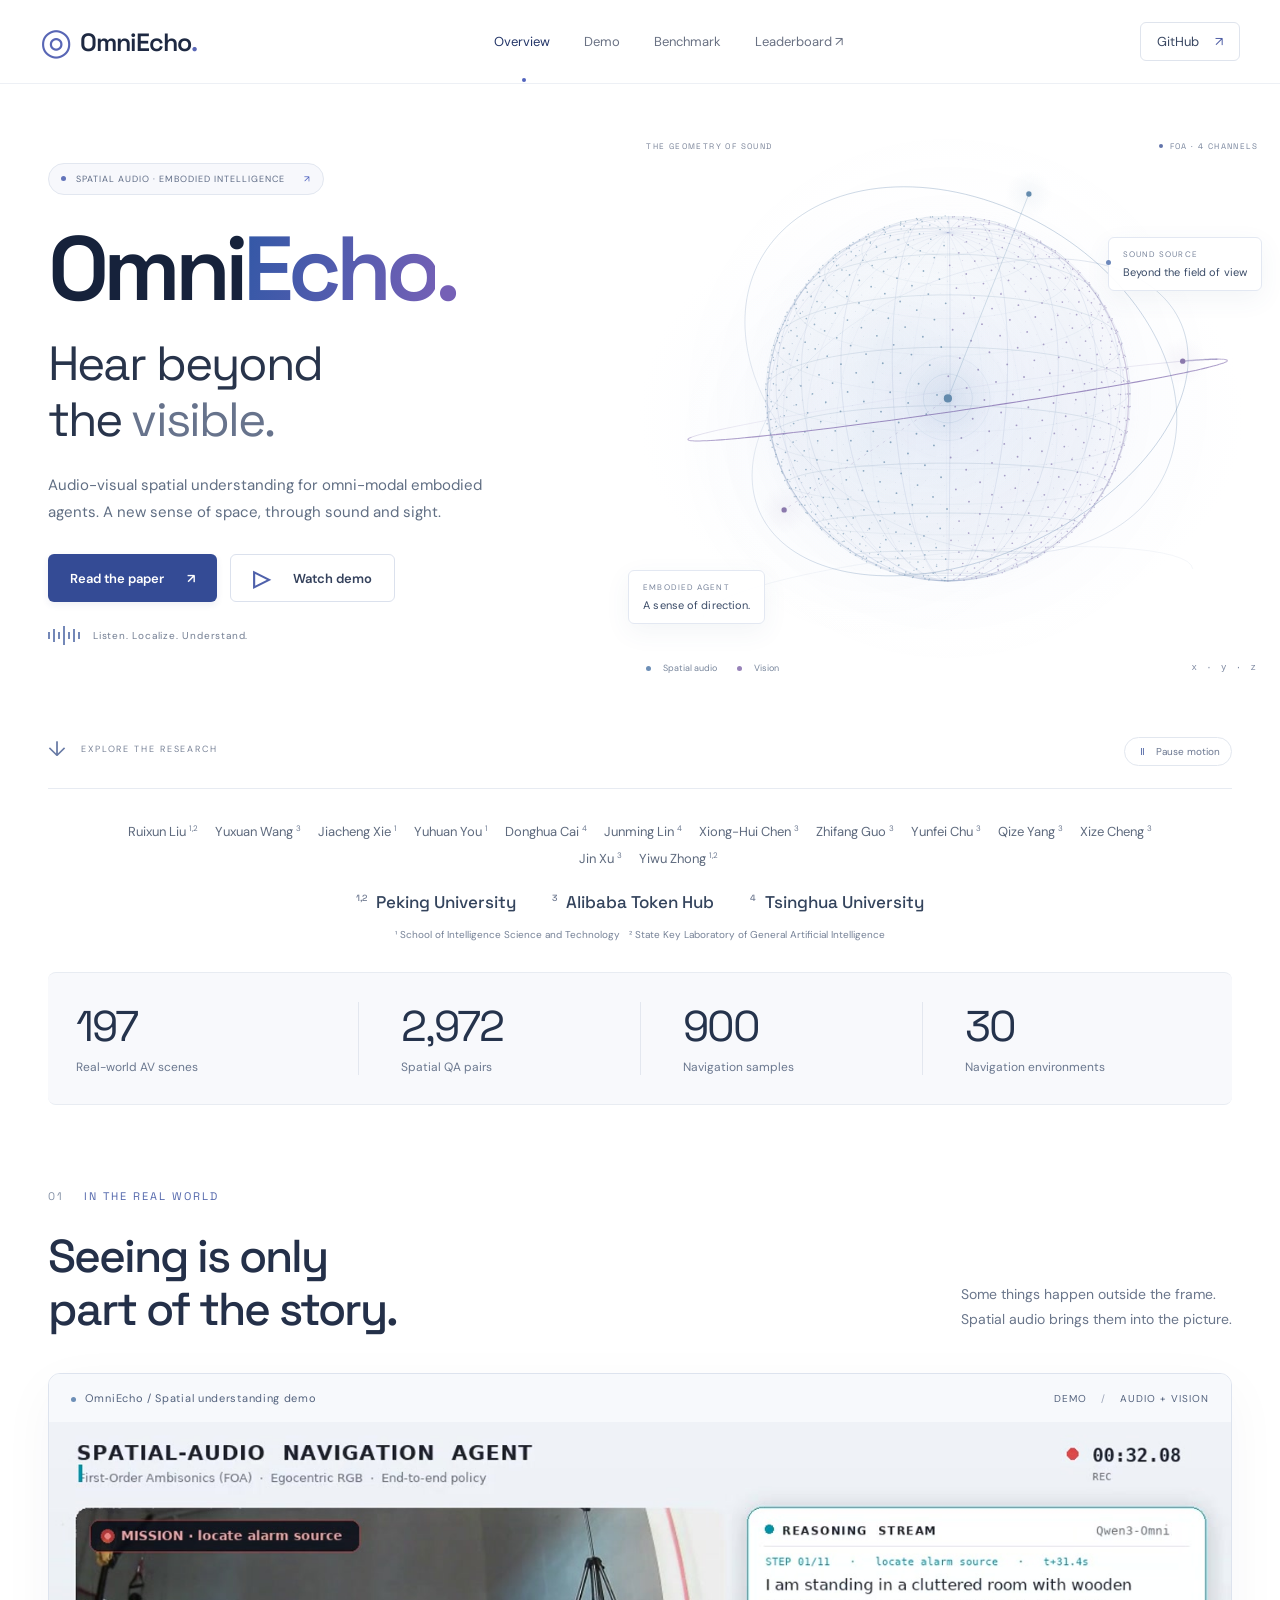
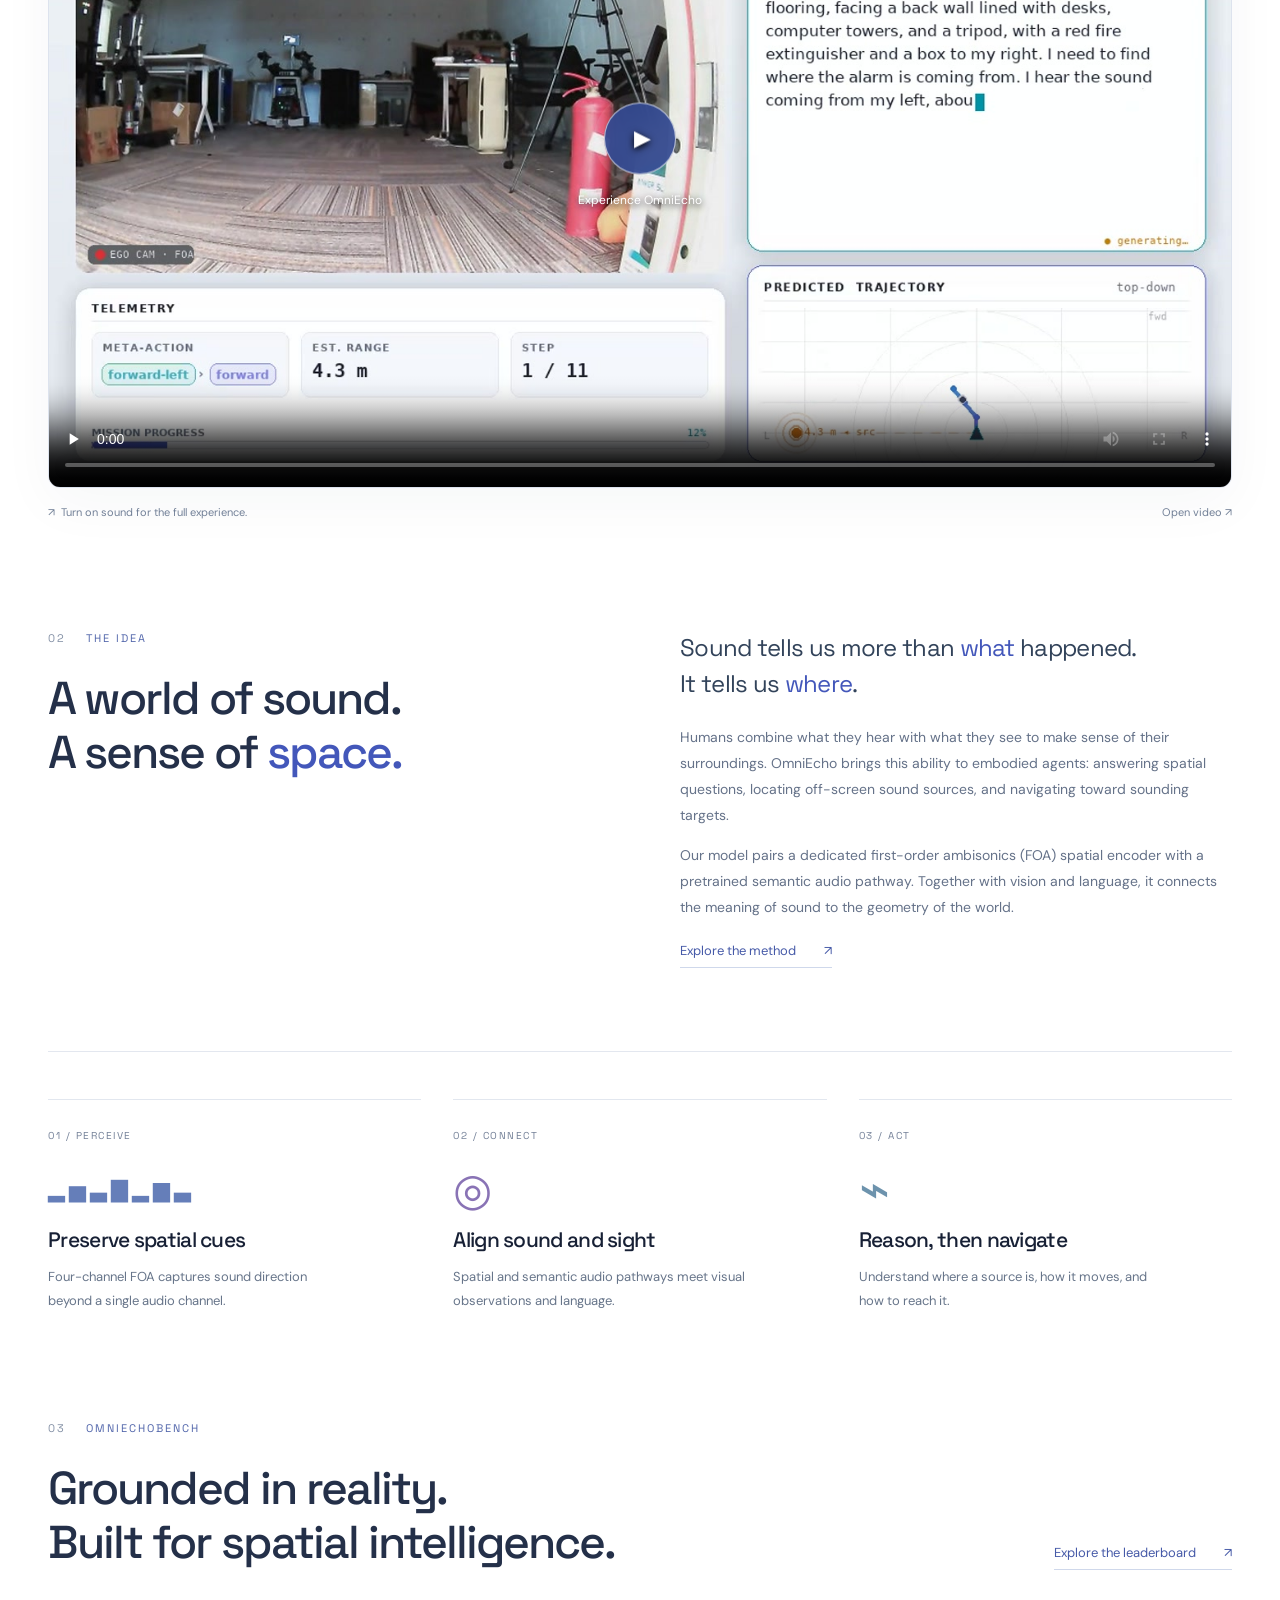
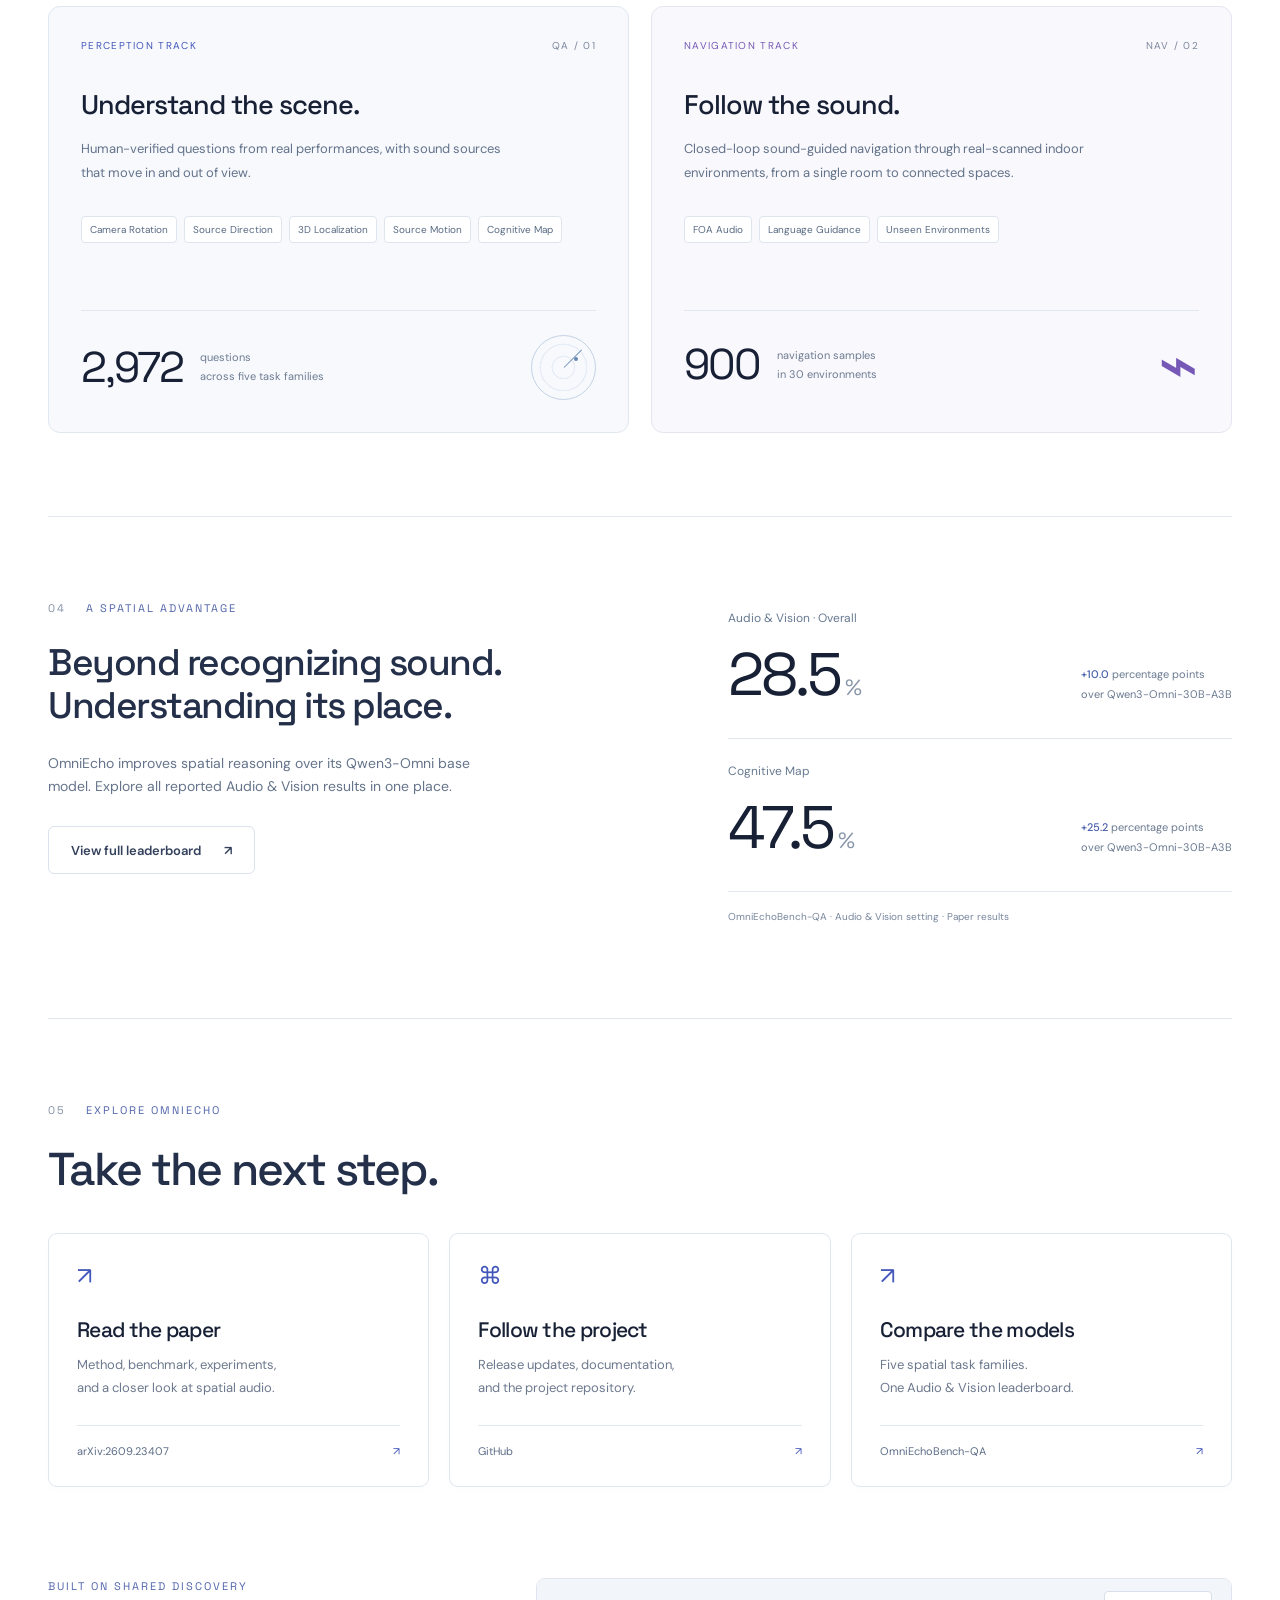
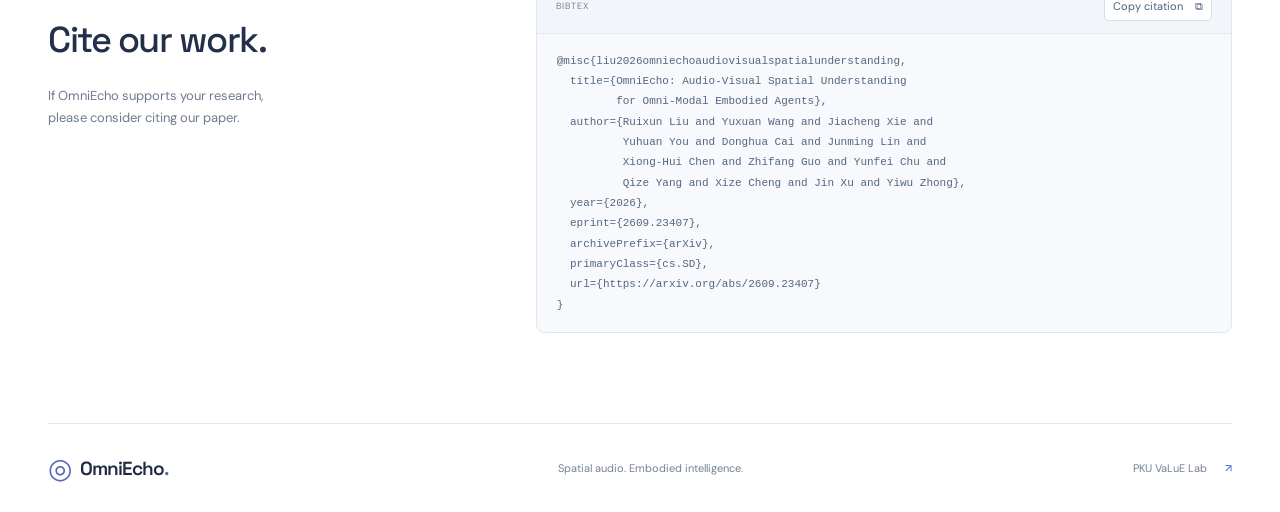
<file: docs/index.html>
<!doctype html>
<html lang="en">
<head>
  <meta charset="utf-8"><meta name="viewport" content="width=device-width, initial-scale=1">
  <title>OmniEcho — Spatial Audio Understanding</title>
  <meta name="description" content="Hear beyond the visible. OmniEcho brings spatial audio understanding to embodied agents with first-order ambisonics, vision, and language.">
  <meta name="theme-color" content="#ffffff">
  <meta property="og:title" content="OmniEcho — Hear beyond the visible."><meta property="og:description" content="Spatial audio understanding for embodied agents. Explore the research, demo, and OmniEchoBench leaderboard."><meta property="og:type" content="website">
  <meta property="og:image" content="https://pku-value-lab.github.io/OmniEcho/assets/social-card.png">
  <link rel="canonical" href="https://pku-value-lab.github.io/OmniEcho/">
  <link rel="icon" type="image/svg+xml" href="assets/favicon.svg">
  <link rel="stylesheet" href="assets/fonts.css"><link rel="stylesheet" href="assets/style.css"><link rel="stylesheet" href="assets/light.css">
  <script src="assets/cosmic.js" defer></script><script src="assets/site.js" defer></script>
</head>
<body>
  <a class="skip-link" href="#main">Skip to content</a>

  <header class="site-header"><div class="nav-wrap">
    <a class="brand" href="./" aria-label="OmniEcho home"><span class="brand-mark" aria-hidden="true">◎</span> OmniEcho<span class="brand-dot">.</span></a>
    <nav aria-label="Main navigation"><a class="nav-active" href="./" aria-current="page">Overview</a><a href="#demo">Demo</a><a href="#benchmark">Benchmark</a><a href="leaderboard/">Leaderboard <span aria-hidden="true">↗</span></a></nav>
    <a class="nav-github" href="https://github.com/PKU-VaLuE-Lab/OmniEcho" target="_blank" rel="noopener noreferrer">GitHub <span aria-hidden="true">↗</span></a>
  </div></header>
  <main id="main">
    <section class="hero container" aria-labelledby="hero-title">
      <div class="hero-copy">
        <a class="research-pill" href="https://arxiv.org/abs/2609.23407" target="_blank" rel="noopener noreferrer"><span class="status-dot"></span> SPATIAL AUDIO · EMBODIED INTELLIGENCE <span aria-hidden="true">↗</span></a>
        <h1 id="hero-title">Omni<span class="gradient-word">Echo</span><span class="title-period">.</span></h1>
        <p class="hero-statement">Hear beyond<br>the <span>visible.</span></p>
        <p class="hero-description">Audio-visual spatial understanding for omni-modal embodied agents. A new sense of space, through sound and sight.</p>
        <div class="hero-actions"><a class="button primary" href="https://arxiv.org/abs/2609.23407" target="_blank" rel="noopener noreferrer">Read the paper <span aria-hidden="true">↗</span></a><a class="button secondary" href="#demo"><span class="play-small" aria-hidden="true">▷</span> Watch demo</a></div>
        <div class="hero-bottom"><span class="mini-wave" aria-hidden="true"><i></i><i></i><i></i><i></i><i></i><i></i><i></i></span><span>Listen. Localize. Understand.</span></div>
      </div>
      <div class="spatial-scene" role="img" aria-label="An artistic visualization of a spatial sound field, with orbiting sound sources around a listening agent">
        <div class="scene-top"><span>THE GEOMETRY OF SOUND</span><span class="scene-signal"><i></i> FOA · 4 CHANNELS</span></div>
        <canvas id="spatial-orb" aria-hidden="true"></canvas>
        <div class="scene-label label-source"><span class="label-dot"></span><small>SOUND SOURCE</small><strong>Beyond the field of view</strong></div>
        <div class="scene-label label-listener"><small>EMBODIED AGENT</small><strong>A sense of direction.</strong></div>
        <div class="scene-bottom"><span><i class="legend-dot teal"></i> Spatial audio</span><span><i class="legend-dot lilac"></i> Vision</span><span class="scene-coordinate">x · y · z</span></div>
      </div>
      <a class="scroll-cue" href="#research"><span aria-hidden="true">↓</span> EXPLORE THE RESEARCH</a>
      <button class="motion-control" type="button" aria-pressed="false" aria-label="Pause decorative animation" hidden><span class="motion-icon" aria-hidden="true">Ⅱ</span><span class="motion-label">Pause motion</span></button>
    </section>

    <section id="research" class="research-meta container" aria-label="Research team">
      <p class="authors">Ruixun Liu<sup>1,2</sup><span>Yuxuan Wang<sup>3</sup></span><span>Jiacheng Xie<sup>1</sup></span><span>Yuhuan You<sup>1</sup></span><span>Donghua Cai<sup>4</sup></span><span>Junming Lin<sup>4</sup></span><span>Xiong-Hui Chen<sup>3</sup></span><span>Zhifang Guo<sup>3</sup></span><span>Yunfei Chu<sup>3</sup></span><span>Qize Yang<sup>3</sup></span><span>Xize Cheng<sup>3</sup></span><span>Jin Xu<sup>3</sup></span><span>Yiwu Zhong<sup>1,2</sup></span></p>
      <div class="affiliations"><span><sup>1,2</sup> Peking University</span><span><sup>3</sup> Alibaba Token Hub</span><span><sup>4</sup> Tsinghua University</span></div>
      <p class="affiliation-detail">¹ School of Intelligence Science and Technology &nbsp; ² State Key Laboratory of General Artificial Intelligence</p>
    </section>

    <section class="stats-strip container" aria-label="Benchmark at a glance"><div><strong>197</strong><span>Real-world AV scenes</span></div><div><strong>2,972</strong><span>Spatial QA pairs</span></div><div><strong>900</strong><span>Navigation samples</span></div><div><strong>30</strong><span>Navigation environments</span></div></section>

    <section id="demo" class="section container demo-section">
      <div class="section-heading"><div><p class="eyebrow"><span>01</span> IN THE REAL WORLD</p><h2>Seeing is only<br>part of the story.</h2></div><p>Some things happen outside the frame.<br>Spatial audio brings them into the picture.</p></div>
      <div class="video-shell"><div class="video-topbar"><span><i class="legend-dot teal"></i> OmniEcho / Spatial understanding demo</span><span>DEMO <span class="divider">/</span> AUDIO + VISION</span></div>
        <div class="video-frame"><video id="demo-video" controls playsinline preload="none" poster="assets/media/demo-poster.jpg" aria-label="OmniEcho spatial audio-visual demonstration"><source src="https://cdn-uploads.huggingface.co/production/uploads/66cd4cb53f233bf2c7953c12/P395iT-mTRonbT96yxafl.mp4" type="video/mp4">Your browser does not support this video. <a href="https://cdn-uploads.huggingface.co/production/uploads/66cd4cb53f233bf2c7953c12/P395iT-mTRonbT96yxafl.mp4" target="_blank" rel="noopener noreferrer">Open the demo</a>.</video><button class="video-play" id="video-play" aria-label="Play the OmniEcho demo"><span aria-hidden="true">▶</span><span>Experience OmniEcho</span></button></div>
      </div>
      <div class="video-caption"><span>↗&nbsp; Turn on sound for the full experience.</span><a href="https://cdn-uploads.huggingface.co/production/uploads/66cd4cb53f233bf2c7953c12/P395iT-mTRonbT96yxafl.mp4" target="_blank" rel="noopener noreferrer">Open video ↗</a></div>
    </section>

    <section class="section container introduction"><div><p class="eyebrow"><span>02</span> THE IDEA</p><h2>A world of sound.<br>A sense of <em>space.</em></h2></div><div class="intro-copy"><p class="large-copy">Sound tells us more than <span>what</span> happened.<br>It tells us <span>where</span>.</p><p>Humans combine what they hear with what they see to make sense of their surroundings. OmniEcho brings this ability to embodied agents: answering spatial questions, locating off-screen sound sources, and navigating toward sounding targets.</p><p>Our model pairs a dedicated first-order ambisonics (FOA) spatial encoder with a pretrained semantic audio pathway. Together with vision and language, it connects the meaning of sound to the geometry of the world.</p><a class="text-link" href="https://arxiv.org/html/2609.23407v1" target="_blank" rel="noopener noreferrer">Explore the method <span aria-hidden="true">↗</span></a></div></section>

    <section class="method-strip container" aria-label="OmniEcho approach"><div class="method-step"><span class="method-number">01 / PERCEIVE</span><div class="method-icon wave-icon" aria-hidden="true">▂▅▃▇▂▆▃</div><h3>Preserve spatial cues</h3><p>Four-channel FOA captures sound direction beyond a single audio channel.</p></div><div class="method-step"><span class="method-number">02 / CONNECT</span><div class="method-icon orbit-icon" aria-hidden="true">◎</div><h3>Align sound and sight</h3><p>Spatial and semantic audio pathways meet visual observations and language.</p></div><div class="method-step"><span class="method-number">03 / ACT</span><div class="method-icon route-icon" aria-hidden="true">⌁</div><h3>Reason, then navigate</h3><p>Understand where a source is, how it moves, and how to reach it.</p></div></section>

    <section id="benchmark" class="section container"><div class="section-heading"><div><p class="eyebrow"><span>03</span> OMNIECHOBENCH</p><h2>Grounded in reality.<br>Built for spatial intelligence.</h2></div><a class="text-link" href="leaderboard/">Explore the leaderboard <span aria-hidden="true">↗</span></a></div>
      <div class="benchmark-grid"><article class="benchmark-card qa-card"><div class="card-top"><span class="track-label">PERCEPTION TRACK</span><span class="track-code">QA / 01</span></div><h3>Understand the scene.</h3><p>Human-verified questions from real performances, with sound sources that move in and out of view.</p><div class="task-tags"><span>Camera Rotation</span><span>Source Direction</span><span>3D Localization</span><span>Source Motion</span><span>Cognitive Map</span></div><div class="card-stat"><strong>2,972</strong><span>questions<br>across five task families</span><div class="mini-radar" aria-hidden="true"><i></i></div></div></article>
      <article class="benchmark-card nav-card"><div class="card-top"><span class="track-label">NAVIGATION TRACK</span><span class="track-code">NAV / 02</span></div><h3>Follow the sound.</h3><p>Closed-loop sound-guided navigation through real-scanned indoor environments, from a single room to connected spaces.</p><div class="task-tags"><span>FOA Audio</span><span>Language Guidance</span><span>Unseen Environments</span></div><div class="card-stat"><strong>900</strong><span>navigation samples<br>in 30 environments</span><div class="mini-route" aria-hidden="true">⌁</div></div></article></div>
    </section>

    <section class="section container results-section"><div class="results-intro"><p class="eyebrow"><span>04</span> A SPATIAL ADVANTAGE</p><h2>Beyond recognizing sound.<br>Understanding its place.</h2><p>OmniEcho improves spatial reasoning over its Qwen3-Omni base model. Explore all reported Audio & Vision results in one place.</p><a class="button secondary" href="leaderboard/">View full leaderboard <span aria-hidden="true">↗</span></a></div><div class="result-metrics"><div class="result-row"><div><span>Audio & Vision · Overall</span><strong>28.5<small>%</small></strong></div><p><b>+10.0</b> percentage points<br>over Qwen3-Omni-30B-A3B</p></div><div class="result-row"><div><span>Cognitive Map</span><strong>47.5<small>%</small></strong></div><p><b>+25.2</b> percentage points<br>over Qwen3-Omni-30B-A3B</p></div><p class="metric-footnote">OmniEchoBench-QA · Audio & Vision setting · Paper results</p></div></section>

    <section class="section container resources-section"><div class="section-heading"><div><p class="eyebrow"><span>05</span> EXPLORE OMNIECHO</p><h2>Take the next step.</h2></div></div><div class="resource-grid"><a class="resource-card" href="https://arxiv.org/abs/2609.23407" target="_blank" rel="noopener noreferrer"><span class="resource-icon">↗</span><h3>Read the paper</h3><p>Method, benchmark, experiments,<br>and a closer look at spatial audio.</p><span class="resource-footer">arXiv:2609.23407 <span>↗</span></span></a><a class="resource-card" href="https://github.com/PKU-VaLuE-Lab/OmniEcho" target="_blank" rel="noopener noreferrer"><span class="resource-icon">⌘</span><h3>Follow the project</h3><p>Release updates, documentation,<br>and the project repository.</p><span class="resource-footer">GitHub <span>↗</span></span></a><a class="resource-card" href="leaderboard/"><span class="resource-icon">↗</span><h3>Compare the models</h3><p>Five spatial task families.<br>One Audio & Vision leaderboard.</p><span class="resource-footer">OmniEchoBench-QA <span>↗</span></span></a></div></section>

    <section id="citation" class="container citation-section"><div><p class="eyebrow">BUILT ON SHARED DISCOVERY</p><h2>Cite our work.</h2><p>If OmniEcho supports your research,<br>please consider citing our paper.</p></div><div class="citation-box"><div><span>BIBTEX</span><button id="copy-citation" type="button">Copy citation <span aria-hidden="true">⧉</span></button></div><pre id="citation-text">@misc{liu2026omniechoaudiovisualspatialunderstanding,
  title={OmniEcho: Audio-Visual Spatial Understanding
         for Omni-Modal Embodied Agents},
  author={Ruixun Liu and Yuxuan Wang and Jiacheng Xie and
          Yuhuan You and Donghua Cai and Junming Lin and
          Xiong-Hui Chen and Zhifang Guo and Yunfei Chu and
          Qize Yang and Xize Cheng and Jin Xu and Yiwu Zhong},
  year={2026},
  eprint={2609.23407},
  archivePrefix={arXiv},
  primaryClass={cs.SD},
  url={https://arxiv.org/abs/2609.23407}
}</pre><span id="copy-status" class="sr-only" role="status"></span></div></section>
  </main>
  <footer class="site-footer container"><a class="brand" href="./"><span class="brand-mark" aria-hidden="true">◎</span> OmniEcho<span class="brand-dot">.</span></a><span>Spatial audio. Embodied intelligence.</span><a href="https://github.com/PKU-VaLuE-Lab" target="_blank" rel="noopener noreferrer">PKU VaLuE Lab <span aria-hidden="true">↗</span></a></footer>
</body>
</html>
</file>
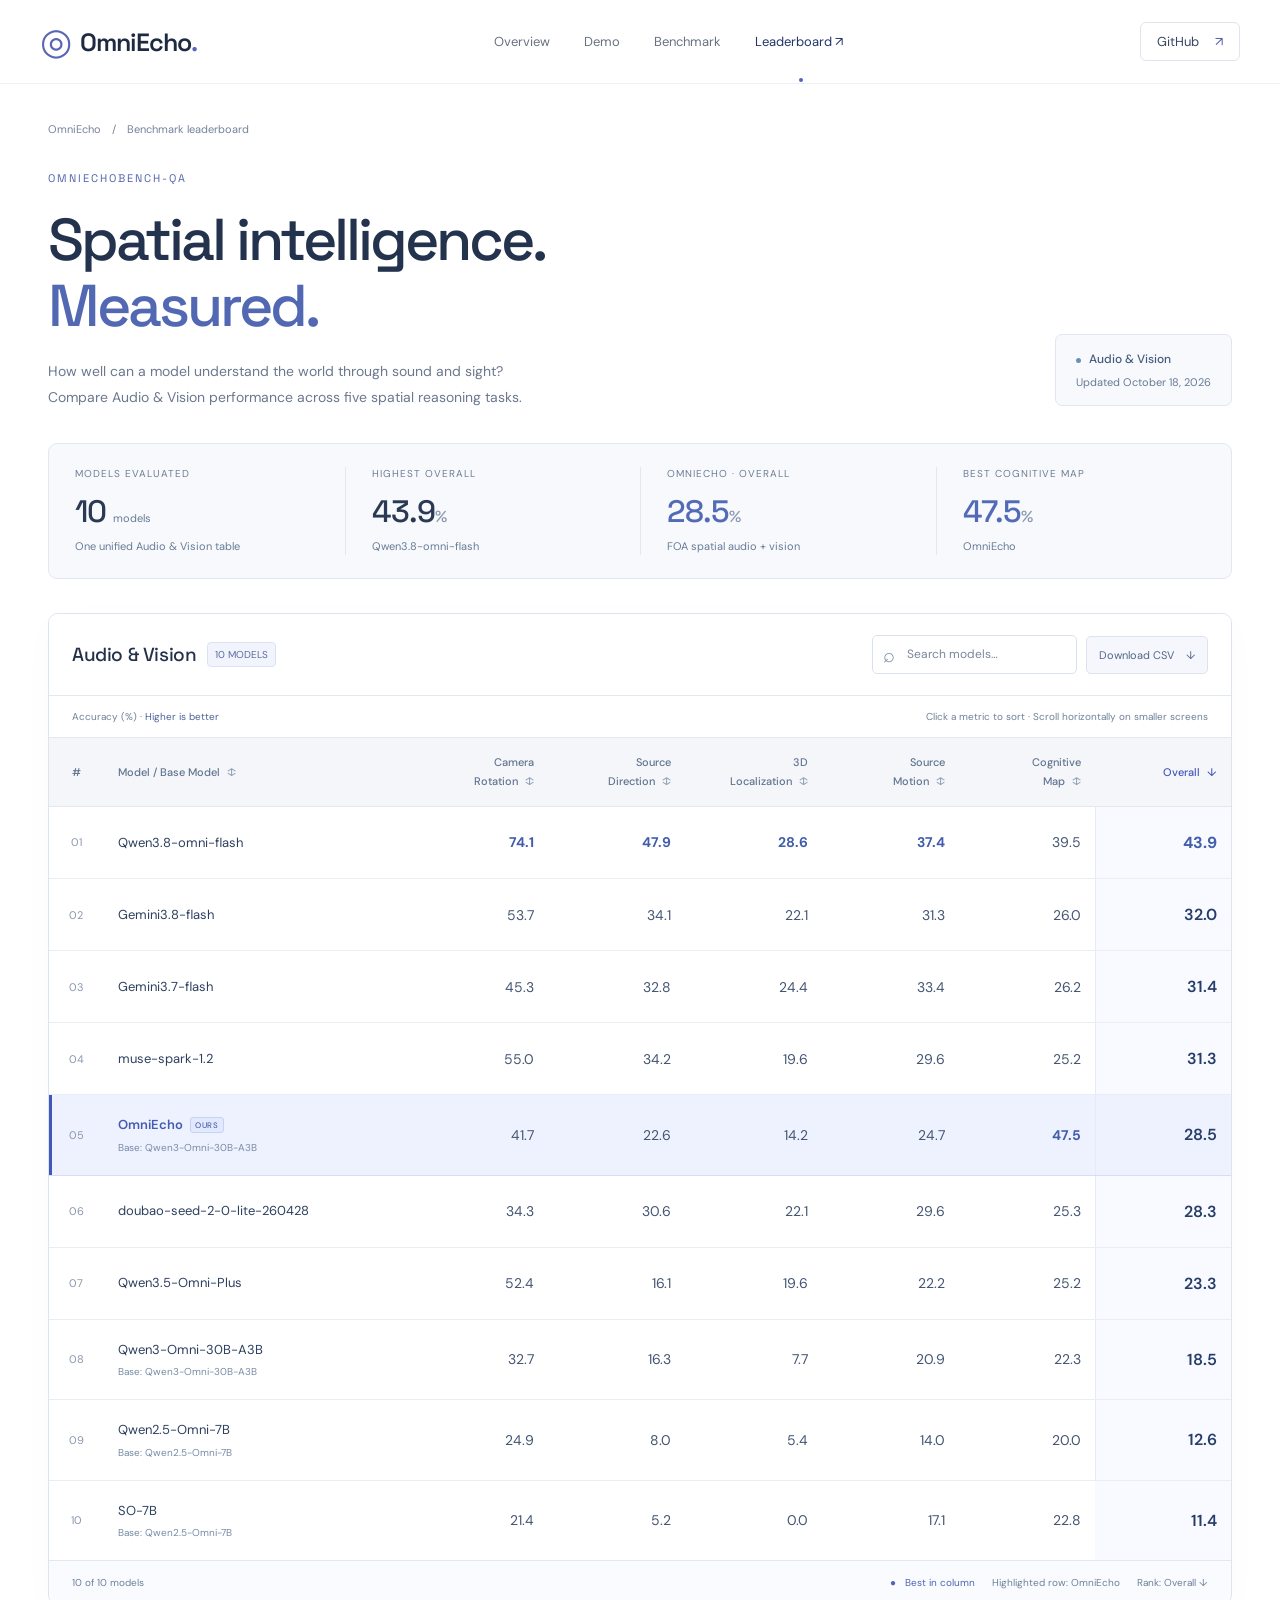
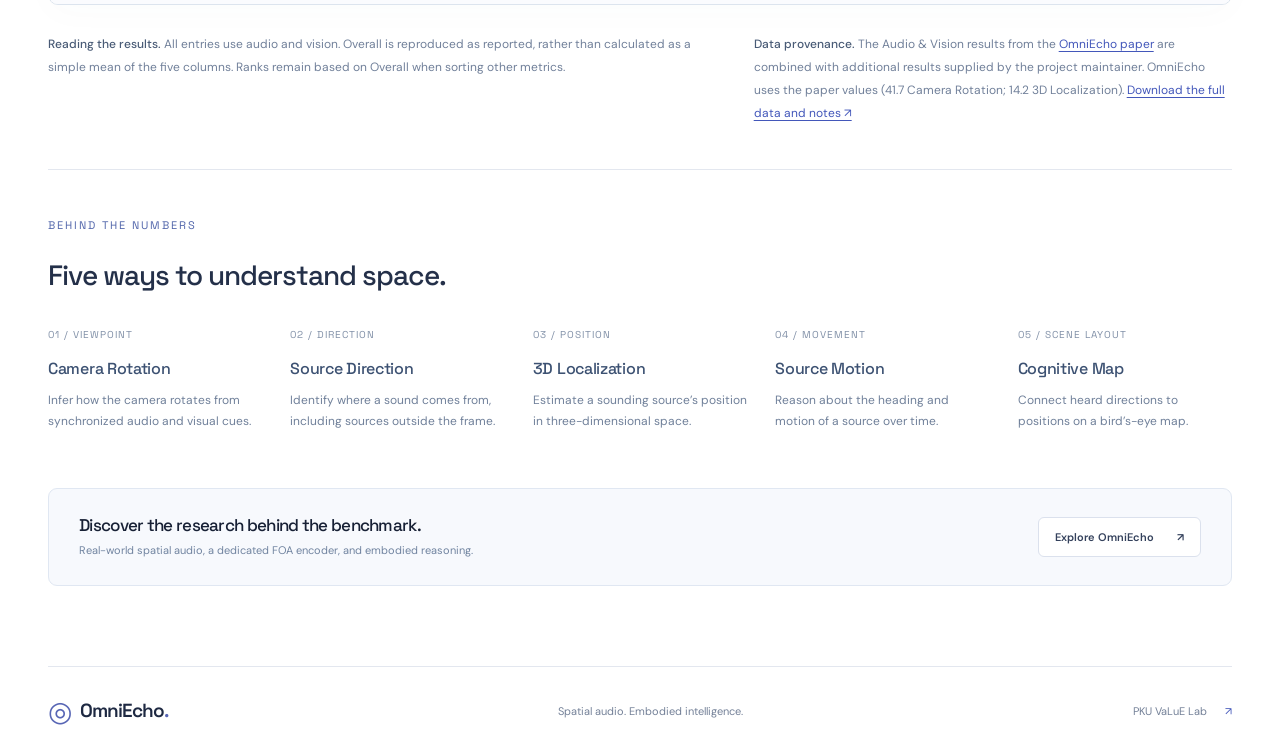
<file: docs/leaderboard/index.html>
<!doctype html>
<html lang="en">
<head>
<meta charset="utf-8"><meta name="viewport" content="width=device-width, initial-scale=1">
<title>Leaderboard — OmniEchoBench</title>
<meta name="description" content="Compare 10 models on OmniEchoBench-QA. Explore Audio & Vision results across camera rotation, source direction, 3D localization, source motion, and cognitive map.">
<meta name="theme-color" content="#ffffff"><meta property="og:title" content="OmniEchoBench — Audio & Vision Leaderboard"><meta property="og:type" content="website"><meta property="og:image" content="https://pku-value-lab.github.io/OmniEcho/assets/social-card.png">
<link rel="canonical" href="https://pku-value-lab.github.io/OmniEcho/leaderboard/">
<link rel="icon" href="../assets/favicon.svg" type="image/svg+xml">
<link rel="stylesheet" href="../assets/fonts.css"><link rel="stylesheet" href="../assets/style.css"><link rel="stylesheet" href="../assets/light.css">
<script src="../assets/cosmic.js" defer></script><script src="../assets/site.js" defer></script><script src="../assets/leaderboard.js" defer></script>
</head>
<body class="leaderboard-page">
<a class="skip-link" href="#main">Skip to content</a>
<header class="site-header"><div class="nav-wrap"><a class="brand" href="../" aria-label="OmniEcho home"><span class="brand-mark" aria-hidden="true">◎</span> OmniEcho<span class="brand-dot">.</span></a><nav aria-label="Main navigation"><a href="../">Overview</a><a href="../#demo">Demo</a><a href="../#benchmark">Benchmark</a><a class="nav-active" href="./" aria-current="page">Leaderboard <span aria-hidden="true">↗</span></a></nav><a class="nav-github" href="https://github.com/PKU-VaLuE-Lab/OmniEcho" target="_blank" rel="noopener noreferrer">GitHub <span aria-hidden="true">↗</span></a></div></header>
<main id="main" class="container board-main">
<div class="breadcrumbs"><a href="../">OmniEcho</a><span>/</span><span>Benchmark leaderboard</span></div>
<div class="board-heading"><div><p class="eyebrow">OMNIECHOBENCH-QA</p><h1>Spatial intelligence.<br><span>Measured.</span></h1><p>How well can a model understand the world through sound and sight?<br>Compare Audio & Vision performance across five spatial reasoning tasks.</p></div><div class="board-status"><strong><i class="legend-dot teal"></i> Audio & Vision</strong><span>Updated October 18, 2026</span></div></div>
<section class="board-summary" aria-label="Leaderboard summary"><div><small>MODELS EVALUATED</small><strong>10</strong><span>models</span><p>One unified Audio & Vision table</p></div><div><small>HIGHEST OVERALL</small><strong>43.9<em>%</em></strong><p>Qwen3.8-omni-flash</p></div><div><small>OMNIECHO · OVERALL</small><strong class="mint">28.5<em>%</em></strong><p>FOA spatial audio + vision</p></div><div><small>BEST COGNITIVE MAP</small><strong class="mint">47.5<em>%</em></strong><p>OmniEcho</p></div></section>
<section class="table-panel" aria-labelledby="table-title"><div class="table-toolbar"><div class="table-title"><h2 id="table-title">Audio & Vision</h2><span class="count-badge">10 MODELS</span></div><div class="toolbar-actions"><label class="search-wrap"><span aria-hidden="true">⌕</span><span class="sr-only">Search models</span><input id="model-search" type="search" placeholder="Search models…" autocomplete="off"></label><a class="download-button" href="../assets/leaderboard.csv" download="OmniEchoBench-Audio-Vision.csv">Download CSV <span aria-hidden="true">↓</span></a></div></div>
<div class="table-help"><span>Accuracy (%) · <b>Higher is better</b></span><span>Click a metric to sort · Scroll horizontally on smaller screens</span></div>
<noscript><p class="noscript-note">All results are shown below. Enable JavaScript to search and sort.</p></noscript>
<div class="table-scroll" tabindex="0" role="region" aria-label="Scrollable Audio and Vision results"><table class="leaderboard-table"><caption class="sr-only">OmniEchoBench-QA Audio and Vision accuracy. Ten models ranked by reported overall accuracy. Percentages, higher is better.</caption><colgroup><col class="rank-col"><col class="model-col"><col class="score-col" span="5"><col class="overall-col"></colgroup><thead><tr><th scope="col">#</th><th scope="col" class="model-head" data-sort="model" aria-sort="none"><button type="button" aria-label="Sort by model">Model / Base Model <span class="sort-arrow" aria-hidden="true">↕</span></button></th><th scope="col" data-sort="cameraRotation" aria-sort="none"><button type="button" aria-label="Sort by Camera Rotation">Camera<br>Rotation <span class="sort-arrow" aria-hidden="true">↕</span></button></th><th scope="col" data-sort="sourceDirection" aria-sort="none"><button type="button" aria-label="Sort by Source Direction">Source<br>Direction <span class="sort-arrow" aria-hidden="true">↕</span></button></th><th scope="col" data-sort="localization" aria-sort="none"><button type="button" aria-label="Sort by 3D Localization">3D<br>Localization <span class="sort-arrow" aria-hidden="true">↕</span></button></th><th scope="col" data-sort="sourceMotion" aria-sort="none"><button type="button" aria-label="Sort by Source Motion">Source<br>Motion <span class="sort-arrow" aria-hidden="true">↕</span></button></th><th scope="col" data-sort="cognitiveMap" aria-sort="none"><button type="button" aria-label="Sort by Cognitive Map">Cognitive<br>Map <span class="sort-arrow" aria-hidden="true">↕</span></button></th><th scope="col" data-sort="overall" aria-sort="descending"><button type="button" aria-label="Sort by Overall">Overall <span class="sort-arrow" aria-hidden="true">↓</span></button></th></tr></thead><tbody><tr class="" data-model="Qwen3.8-omni-flash" data-rank="1" data-camera-rotation="74.1" data-source-direction="47.9" data-localization="28.6" data-source-motion="37.4" data-cognitive-map="39.5" data-overall="43.9"><td>01</td><td class="model-cell"><div class="model-name">Qwen3.8-omni-flash</div></td><td class="best" aria-label="74.1 percent, best in column">74.1</td><td class="best" aria-label="47.9 percent, best in column">47.9</td><td class="best" aria-label="28.6 percent, best in column">28.6</td><td class="best" aria-label="37.4 percent, best in column">37.4</td><td class="">39.5</td><td class="overall-cell best" aria-label="43.9 percent, best in column">43.9</td></tr>
<tr class="" data-model="Gemini3.8-flash" data-rank="2" data-camera-rotation="53.7" data-source-direction="34.1" data-localization="22.1" data-source-motion="31.3" data-cognitive-map="26.0" data-overall="32.0"><td>02</td><td class="model-cell"><div class="model-name">Gemini3.8-flash</div></td><td class="">53.7</td><td class="">34.1</td><td class="">22.1</td><td class="">31.3</td><td class="">26.0</td><td class="overall-cell">32.0</td></tr>
<tr class="" data-model="Gemini3.7-flash" data-rank="3" data-camera-rotation="45.3" data-source-direction="32.8" data-localization="24.4" data-source-motion="33.4" data-cognitive-map="26.2" data-overall="31.4"><td>03</td><td class="model-cell"><div class="model-name">Gemini3.7-flash</div></td><td class="">45.3</td><td class="">32.8</td><td class="">24.4</td><td class="">33.4</td><td class="">26.2</td><td class="overall-cell">31.4</td></tr>
<tr class="" data-model="muse-spark-1.2" data-rank="4" data-camera-rotation="55.0" data-source-direction="34.2" data-localization="19.6" data-source-motion="29.6" data-cognitive-map="25.2" data-overall="31.3"><td>04</td><td class="model-cell"><div class="model-name">muse-spark-1.2</div></td><td class="">55.0</td><td class="">34.2</td><td class="">19.6</td><td class="">29.6</td><td class="">25.2</td><td class="overall-cell">31.3</td></tr>
<tr class="our-model" data-model="OmniEcho" data-rank="5" data-camera-rotation="41.7" data-source-direction="22.6" data-localization="14.2" data-source-motion="24.7" data-cognitive-map="47.5" data-overall="28.5"><td>05</td><td class="model-cell"><div class="model-name">OmniEcho <span class="ours-badge">OURS</span></div><small>Base: Qwen3-Omni-30B-A3B</small></td><td class="">41.7</td><td class="">22.6</td><td class="">14.2</td><td class="">24.7</td><td class="best" aria-label="47.5 percent, best in column">47.5</td><td class="overall-cell">28.5</td></tr>
<tr class="" data-model="doubao-seed-2-0-lite-260428" data-rank="6" data-camera-rotation="34.3" data-source-direction="30.6" data-localization="22.1" data-source-motion="29.6" data-cognitive-map="25.3" data-overall="28.3"><td>06</td><td class="model-cell"><div class="model-name">doubao-seed-2-0-lite-260428</div></td><td class="">34.3</td><td class="">30.6</td><td class="">22.1</td><td class="">29.6</td><td class="">25.3</td><td class="overall-cell">28.3</td></tr>
<tr class="" data-model="Qwen3.5-Omni-Plus" data-rank="7" data-camera-rotation="52.4" data-source-direction="16.1" data-localization="19.6" data-source-motion="22.2" data-cognitive-map="25.2" data-overall="23.3"><td>07</td><td class="model-cell"><div class="model-name">Qwen3.5-Omni-Plus</div></td><td class="">52.4</td><td class="">16.1</td><td class="">19.6</td><td class="">22.2</td><td class="">25.2</td><td class="overall-cell">23.3</td></tr>
<tr class="" data-model="Qwen3-Omni-30B-A3B" data-rank="8" data-camera-rotation="32.7" data-source-direction="16.3" data-localization="7.7" data-source-motion="20.9" data-cognitive-map="22.3" data-overall="18.5"><td>08</td><td class="model-cell"><div class="model-name">Qwen3-Omni-30B-A3B</div><small>Base: Qwen3-Omni-30B-A3B</small></td><td class="">32.7</td><td class="">16.3</td><td class="">7.7</td><td class="">20.9</td><td class="">22.3</td><td class="overall-cell">18.5</td></tr>
<tr class="" data-model="Qwen2.5-Omni-7B" data-rank="9" data-camera-rotation="24.9" data-source-direction="8.0" data-localization="5.4" data-source-motion="14.0" data-cognitive-map="20.0" data-overall="12.6"><td>09</td><td class="model-cell"><div class="model-name">Qwen2.5-Omni-7B</div><small>Base: Qwen2.5-Omni-7B</small></td><td class="">24.9</td><td class="">8.0</td><td class="">5.4</td><td class="">14.0</td><td class="">20.0</td><td class="overall-cell">12.6</td></tr>
<tr class="" data-model="SO-7B" data-rank="10" data-camera-rotation="21.4" data-source-direction="5.2" data-localization="0.0" data-source-motion="17.1" data-cognitive-map="22.8" data-overall="11.4"><td>10</td><td class="model-cell"><div class="model-name">SO-7B</div><small>Base: Qwen2.5-Omni-7B</small></td><td class="">21.4</td><td class="">5.2</td><td class="">0.0</td><td class="">17.1</td><td class="">22.8</td><td class="overall-cell">11.4</td></tr></tbody></table></div>
<div class="table-bottom"><span id="visible-count">10 of 10 models</span><span><span class="legend-best">● &nbsp; Best in column</span><span>Highlighted row: OmniEcho</span><span>Rank: Overall ↓</span></span></div><span id="filter-status" class="sr-only" role="status" aria-live="polite"></span></section>
<div class="data-notes"><p><strong>Reading the results.</strong> All entries use audio and vision. Overall is reproduced as reported, rather than calculated as a simple mean of the five columns. Ranks remain based on Overall when sorting other metrics.</p><p><strong>Data provenance.</strong> The Audio & Vision results from the <a href="https://arxiv.org/abs/2609.23407" target="_blank" rel="noopener noreferrer">OmniEcho paper</a> are combined with additional results supplied by the project maintainer. OmniEcho uses the paper values (41.7 Camera Rotation; 14.2 3D Localization). <a href="../assets/leaderboard-data.json" download>Download the full data and notes ↗</a></p></div>
<section class="board-explainer" aria-labelledby="metrics-title"><p class="eyebrow">BEHIND THE NUMBERS</p><h2 id="metrics-title">Five ways to understand space.</h2><div class="metric-grid"><article class="metric-card"><span>01 / VIEWPOINT</span><h3>Camera Rotation</h3><p>Infer how the camera rotates from synchronized audio and visual cues.</p></article><article class="metric-card"><span>02 / DIRECTION</span><h3>Source Direction</h3><p>Identify where a sound comes from, including sources outside the frame.</p></article><article class="metric-card"><span>03 / POSITION</span><h3>3D Localization</h3><p>Estimate a sounding source’s position in three-dimensional space.</p></article><article class="metric-card"><span>04 / MOVEMENT</span><h3>Source Motion</h3><p>Reason about the heading and motion of a source over time.</p></article><article class="metric-card"><span>05 / SCENE LAYOUT</span><h3>Cognitive Map</h3><p>Connect heard directions to positions on a bird’s-eye map.</p></article></div></section>
<div class="board-bottom-cta"><div><h3>Discover the research behind the benchmark.</h3><p>Real-world spatial audio, a dedicated FOA encoder, and embodied reasoning.</p></div><a class="button secondary" href="../">Explore OmniEcho <span aria-hidden="true">↗</span></a></div>
</main><footer class="site-footer container"><a class="brand" href="../"><span class="brand-mark" aria-hidden="true">◎</span> OmniEcho<span class="brand-dot">.</span></a><span>Spatial audio. Embodied intelligence.</span><a href="https://github.com/PKU-VaLuE-Lab" target="_blank" rel="noopener noreferrer">PKU VaLuE Lab <span aria-hidden="true">↗</span></a></footer>
</body></html>
</file>
<file: docs/assets/fonts.css>
@font-face {
  font-family: 'DM Sans';
  font-style: normal;
  font-weight: 400;
  font-display: swap;
  src: url(./fonts/dm-sans-400.ttf) format('truetype');
}
@font-face {
  font-family: 'DM Sans';
  font-style: normal;
  font-weight: 500;
  font-display: swap;
  src: url(./fonts/dm-sans-500.ttf) format('truetype');
}
@font-face {
  font-family: 'DM Sans';
  font-style: normal;
  font-weight: 600;
  font-display: swap;
  src: url(./fonts/dm-sans-600.ttf) format('truetype');
}
@font-face {
  font-family: 'DM Sans';
  font-style: normal;
  font-weight: 700;
  font-display: swap;
  src: url(./fonts/dm-sans-700.ttf) format('truetype');
}
@font-face {
  font-family: 'Space Grotesk';
  font-style: normal;
  font-weight: 400;
  font-display: swap;
  src: url(./fonts/space-grotesk-400.ttf) format('truetype');
}
@font-face {
  font-family: 'Space Grotesk';
  font-style: normal;
  font-weight: 500;
  font-display: swap;
  src: url(./fonts/space-grotesk-500.ttf) format('truetype');
}
@font-face {
  font-family: 'Space Grotesk';
  font-style: normal;
  font-weight: 600;
  font-display: swap;
  src: url(./fonts/space-grotesk-600.ttf) format('truetype');
}
@font-face {
  font-family: 'Space Grotesk';
  font-style: normal;
  font-weight: 700;
  font-display: swap;
  src: url(./fonts/space-grotesk-700.ttf) format('truetype');
}
</file>
<file: docs/assets/style.css>
/* OmniEcho: a quiet, spatial research identity. */
:root{--bg:#070b12;--surface:#0d131d;--surface-2:#111a25;--text:#edf1f5;--muted:#929da9;--line:rgba(191,211,229,.14);--mint:#a5eed8;--lilac:#c8b4f5;--font:'DM Sans',Arial,sans-serif;--display:'Space Grotesk',Arial,sans-serif}
*{box-sizing:border-box}html{scroll-behavior:smooth;scroll-padding-top:100px}body{margin:0;background:var(--bg);color:var(--text);font-family:var(--font);font-size:16px;-webkit-font-smoothing:antialiased}a{color:inherit;text-decoration:none}button,input,select{font:inherit}button,a{-webkit-tap-highlight-color:transparent}button{cursor:pointer}a,button{touch-action:manipulation}button:focus-visible,a:focus-visible,input:focus-visible,summary:focus-visible{outline:2px solid var(--mint);outline-offset:5px}::selection{background:#a5eed840;color:#fff}p{line-height:1.7}h1,h2,h3,p{margin-top:0}h1,h2,h3{font-family:var(--display);font-weight:500}h2{font-size:clamp(32px,3.6vw,48px);line-height:1.17;letter-spacing:-2px;margin-bottom:24px}h3{letter-spacing:-.7px}.container{width:min(1240px,calc(100% - 96px));margin-inline:auto}.section{padding-block:100px}.sr-only{position:absolute;width:1px;height:1px;padding:0;margin:-1px;overflow:hidden;clip:rect(0,0,0,0);white-space:nowrap;border:0}.skip-link{position:fixed;top:-80px;left:20px;background:var(--mint);color:var(--bg);padding:12px 20px;z-index:20}.skip-link:focus{top:12px}#starfield{position:absolute;top:0;left:0;width:100%;height:1050px;pointer-events:none;z-index:-1;opacity:.7}.site-header{height:88px;position:relative;z-index:5;border-bottom:1px solid rgba(191,211,229,.08)}.nav-wrap{height:100%;width:min(1340px,calc(100% - 80px));margin:auto;display:flex;align-items:center;justify-content:space-between;gap:20px}.brand{font-family:var(--display);display:inline-flex;align-items:center;font-size:24px;font-weight:600;letter-spacing:-1px;gap:9px}.brand-mark{font-size:37px;font-weight:400;color:var(--mint);line-height:1}.brand-dot{color:var(--mint);margin-left:-9px}.site-header nav{display:flex;gap:34px;align-items:center;font-size:13px}.site-header nav a{color:var(--muted);transition:color .2s}.site-header nav a:hover,.site-header nav .nav-active{color:var(--text)}.nav-active{position:relative}.nav-active:after{content:'';position:absolute;bottom:-32px;left:50%;width:4px;height:4px;border-radius:50%;background:var(--mint)}.nav-github{font-size:13px;border:1px solid var(--line);padding:10px 16px;border-radius:6px}.nav-github span{margin-left:13px;color:var(--mint)}.hero{min-height:716px;display:grid;grid-template-columns:1fr 1fr;align-items:center;position:relative;padding-top:38px;padding-bottom:98px;gap:30px}.research-pill{display:inline-flex;align-items:center;gap:10px;font-size:9px;letter-spacing:1.65px;padding:9px 13px;border:1px solid var(--line);border-radius:100px;background:rgba(18,25,34,.6);white-space:nowrap}.research-pill>span:last-child{margin-left:9px;color:var(--mint)}.status-dot{width:5px;height:5px;background:var(--mint);border-radius:50%;box-shadow:0 0 10px #a5eed875}.hero h1{font-size:clamp(64px,6.35vw,90px);line-height:1.015;letter-spacing:-5px;margin:32px 0 22px}.gradient-word{background:linear-gradient(110deg,#b6f2dd 5%,#bdd7e9 50%,#c5adf3 92%);background-clip:text;-webkit-background-clip:text;color:transparent}.hero-project{font-family:var(--display);font-size:22px;color:var(--muted);margin-bottom:12px;letter-spacing:-.4px}.hero-project strong{color:var(--text);font-weight:500}.hero-description{max-width:475px;font-size:15px;color:#9ca8b6;line-height:1.85;margin-bottom:28px}.hero-actions{display:flex;gap:12px}.button{border-radius:6px;display:inline-flex;align-items:center;justify-content:center;gap:23px;padding:14px 22px;font-size:13px;min-height:48px;font-weight:600;transition:transform .2s,background .2s,border-color .2s}.button:hover{transform:translateY(-2px)}.primary{background:var(--mint);color:#0c2320;box-shadow:0 0 24px #a5eed811}.primary:hover{background:#c4f6e7}.secondary{background:#10172188;border:1px solid #a5b6c42e;color:var(--text)}.secondary:hover{border-color:#a5eed873}.play-small{font-size:22px;line-height:15px;color:var(--mint)}.hero-bottom{display:flex;align-items:center;gap:13px;color:#7d8a98;font-size:10px;letter-spacing:.8px;margin-top:28px}.mini-wave{display:flex;align-items:center;gap:3px;height:19px}.mini-wave i{background:#89b6aa;width:2px;height:7px}.mini-wave i:nth-child(2n){height:13px}.mini-wave i:nth-child(4){height:19px}.scroll-cue{position:absolute;left:0;bottom:27px;display:flex;align-items:center;gap:13px;font-size:9px;letter-spacing:1.9px;color:#82909d}.scroll-cue span{font-size:21px;color:var(--mint)}.spatial-scene{height:535px;position:relative;isolation:isolate}.spatial-scene:before{content:'';position:absolute;inset:20px -60px 0;background:radial-gradient(ellipse at 55% 45%,#8298f513 0,#65e1c00a 25%,transparent 63%);z-index:-1}.scene-top{position:absolute;left:10px;right:0;top:20px;display:flex;justify-content:space-between;font-family:var(--display);font-size:8px;color:#65788c;letter-spacing:1.5px}.scene-signal{display:flex;align-items:center;gap:7px}.scene-signal i{width:4px;height:4px;background:var(--mint);border-radius:50%}#spatial-orb{display:block;width:100%;height:100%}.scene-label{position:absolute;display:flex;flex-direction:column;gap:6px}.scene-label small{font-size:8px;letter-spacing:1.5px;color:#8a9baf}.scene-label strong{font-size:11px;font-weight:400;color:#d4e7e8;letter-spacing:.1px}.label-source{right:-10px;top:109px;padding-left:17px;border-left:1px solid #97cbb244}.label-dot{position:absolute;width:4px;height:4px;left:-2.5px;top:-2px;background:var(--mint);border-radius:50%}.label-listener{left:45px;bottom:74px;padding-top:14px;border-top:1px solid #b2a0d34d}.scene-bottom{position:absolute;bottom:8px;left:10px;right:0;display:flex;gap:20px;color:#7c8d9b;font-size:9px}.scene-bottom span{display:flex;align-items:center;gap:7px}.legend-dot{display:inline-block;width:5px;height:5px;border-radius:50%;margin-right:5px}.teal{background:var(--mint)}.lilac{background:var(--lilac)}.scene-coordinate{margin-left:auto;font-family:monospace;letter-spacing:2px}.research-meta{border-top:1px solid var(--line);padding:34px 50px 30px;text-align:center}.authors{color:#929eab;font-size:12px;line-height:2.1;margin:0 auto 18px;max-width:990px}.authors span{display:inline-block;margin-left:17px}.authors sup{color:#657582;font-size:8px;margin-left:3px}.affiliations{display:flex;justify-content:center;gap:36px;font-family:var(--display);font-size:16px;font-weight:500;color:#cdd6df}.affiliations sup{font-size:9px;color:#71828f;margin-right:5px}.affiliation-detail{color:#657382;font-size:9px;margin-top:13px;margin-bottom:0}.stats-strip{display:grid;grid-template-columns:repeat(4,1fr);padding:30px 0;border-block:1px solid var(--line);background:linear-gradient(90deg,transparent,#b3d3e203,transparent)}.stats-strip div{display:flex;flex-direction:column;gap:8px;padding-left:42px;border-left:1px solid var(--line)}.stats-strip div:first-child{border-left:0;padding-left:0}.stats-strip strong{font-family:var(--display);font-size:40px;font-weight:400;letter-spacing:-2px;line-height:1.15}.stats-strip span{font-size:11px;color:var(--muted)}.eyebrow{font-family:var(--display);font-size:10px;letter-spacing:2px;line-height:1.5;color:var(--mint);margin-bottom:25px}.eyebrow span{color:#698579;margin-right:15px}.section-heading{display:flex;justify-content:space-between;gap:35px;align-items:flex-end;margin-bottom:36px}.section-heading h2{margin-bottom:0}.section-heading>p{font-size:13px;color:var(--muted);line-height:1.85;margin-bottom:4px}.demo-section{padding-bottom:65px}.video-shell{border:1px solid #668b9a40;border-radius:12px;overflow:hidden;box-shadow:0 18px 95px #65aab108;background:#10151c}.video-topbar{padding:17px 22px;display:flex;align-items:center;justify-content:space-between;font-size:10px;color:#98a9b5;letter-spacing:.7px}.video-topbar .divider{margin:0 10px;color:#566575}.video-topbar>span:last-child{font-size:9px;letter-spacing:1px}.video-frame{position:relative;background:#050709}.video-frame video{width:100%;display:block;aspect-ratio:16/9}.video-play{position:absolute;top:50%;left:50%;transform:translate(-50%,-50%);display:none;flex-direction:column;align-items:center;gap:17px;background:transparent;border:0;color:#fff;text-shadow:0 2px 7px #000;font-size:12px}.js .video-play{display:flex}.video-play[hidden]{display:none}.video-play>span:first-child{width:72px;height:72px;border:1px solid #d2e8e378;border-radius:50%;display:grid;place-items:center;font-size:22px;padding-left:4px;background:#142e34b3;backdrop-filter:blur(12px);box-shadow:0 0 0 12px #d8eeff09}.video-caption{display:flex;justify-content:space-between;font-size:10px;color:#7b8d9c;margin-top:17px}.introduction{display:grid;grid-template-columns:1fr 1fr;gap:80px;border-bottom:1px solid var(--line);padding-top:50px;padding-bottom:72px}.introduction h2 em{font-style:normal;color:var(--mint)}.intro-copy .large-copy{font-family:var(--display);font-size:24px;letter-spacing:-.7px;line-height:1.5;color:#dce3ec;margin-bottom:23px}.large-copy span{color:var(--mint)}.intro-copy>p:not(.large-copy){font-size:13px;color:var(--muted);line-height:1.85;max-width:560px}.text-link{display:inline-flex;align-items:center;gap:28px;font-size:12px;color:var(--mint);padding:8px 0;border-bottom:1px solid #a5eed832;white-space:nowrap}.text-link:hover{border-color:var(--mint)}.method-strip{display:grid;grid-template-columns:repeat(3,1fr);gap:48px;padding-block:47px 12px}.method-number{font-size:9px;font-family:var(--display);letter-spacing:1.5px;color:#718895}.method-icon{height:72px;display:flex;align-items:center;color:var(--mint);font-size:32px;margin-block:9px 1px}.wave-icon{font-size:22px;letter-spacing:4px}.orbit-icon{color:var(--lilac);font-size:45px}.route-icon{font-size:52px;color:#accbe5}.method-step h3{font-size:19px;margin-bottom:12px}.method-step p{font-size:12px;color:var(--muted);max-width:300px;line-height:1.8}.benchmark-grid{display:grid;grid-template-columns:1fr 1fr;gap:22px}.benchmark-card{border:1px solid var(--line);border-radius:12px;padding:32px;position:relative;overflow:hidden;background:linear-gradient(140deg,#111b26,#0b111a)}.nav-card{background:linear-gradient(140deg,#161923,#0b111a)}.card-top{display:flex;justify-content:space-between;margin-bottom:35px;font-size:9px;letter-spacing:1.3px}.track-label{color:var(--mint)}.nav-card .track-label{color:var(--lilac)}.track-code{color:#657788}.benchmark-card h3{font-size:27px;margin-bottom:15px;letter-spacing:-1px}.benchmark-card>p{font-size:12px;color:var(--muted);max-width:440px;line-height:1.85;min-height:66px}.task-tags{display:flex;flex-wrap:wrap;gap:7px;min-height:62px;align-content:start}.task-tags span{font-size:9px;color:#a0b3c0;border:1px solid #96bdd027;padding:6px 8px;border-radius:4px;background:#8cabb207}.card-stat{display:flex;align-items:center;gap:17px;border-top:1px solid var(--line);margin-top:32px;padding-top:24px;position:relative;min-height:85px}.card-stat strong{font:400 43px var(--display);letter-spacing:-2px}.card-stat>span{font-size:10px;line-height:1.7;color:#899dad}.mini-radar{width:65px;height:65px;margin-left:auto;border:1px solid #a5eed82d;border-radius:50%;position:relative;background:repeating-radial-gradient(circle,transparent 0 10px,#a5eed817 11px 12px)}.mini-radar:after{content:'';position:absolute;width:25px;height:1px;top:50%;left:50%;transform:rotate(-45deg);transform-origin:left;background:#a5eed88a}.mini-radar i{position:absolute;width:4px;height:4px;border-radius:50%;background:var(--mint);right:17px;top:21px}.mini-route{margin-left:auto;color:var(--lilac);font-size:68px;line-height:60px}.results-section{display:grid;grid-template-columns:1.15fr 1fr;gap:100px;padding-top:65px;border-top:1px solid var(--line);border-bottom:1px solid var(--line)}.results-intro>p:not(.eyebrow){font-size:13px;color:var(--muted);max-width:465px;margin-bottom:27px}.results-intro h2{font-size:37px;letter-spacing:-1.5px}.result-metrics{padding-top:0}.result-row{display:flex;align-items:end;justify-content:space-between;gap:25px;border-bottom:1px solid var(--line);padding-block:10px 25px}.result-row+.result-row{padding-top:24px}.result-row>div>span{display:block;font-size:11px;color:#97a8b7;margin-bottom:10px}.result-row strong{font:400 60px var(--display);letter-spacing:-3px}.result-row strong small{font-size:22px;letter-spacing:0;color:#758b98;margin-left:5px}.result-row p{font-size:10px;color:#7e91a1;line-height:1.85;margin-bottom:8px}.result-row b{color:var(--mint);font-weight:500}.metric-footnote{font-size:9px;color:#738393;margin-top:16px}.resource-grid{display:grid;grid-template-columns:repeat(3,1fr);gap:20px}.resource-card{border:1px solid var(--line);border-radius:9px;padding:28px;background:#10161f66;transition:background .2s,border-color .2s,transform .2s}.resource-card:hover{background:#18212b;border-color:#a5eed842;transform:translateY(-3px)}.resource-icon{display:block;color:var(--mint);font-size:24px;line-height:1.2;margin-bottom:25px}.resource-card h3{font-size:21px;margin-bottom:10px}.resource-card p{font-size:12px;color:var(--muted);line-height:1.8}.resource-footer{display:flex;align-items:center;justify-content:space-between;font-size:10px;color:#adc3ca;margin-top:25px;padding-top:18px;border-top:1px solid var(--line)}.resource-footer>span{color:var(--mint)}.citation-section{display:grid;grid-template-columns:.75fr 1.25fr;gap:70px;padding-block:0 90px}.citation-section h2{font-size:36px;letter-spacing:-1.5px}.citation-section>div>p:not(.eyebrow){color:var(--muted);font-size:12px}.citation-box{min-width:0;background:#0e151e;border:1px solid var(--line);border-radius:9px;overflow:hidden}.citation-box>div{display:flex;justify-content:space-between;align-items:center;padding:12px 19px;border-bottom:1px solid var(--line);font-size:9px;letter-spacing:1px;color:#728e9d}.citation-box button{padding:7px 8px;background:transparent;border:1px solid var(--line);color:#acbfc9;border-radius:4px;font-size:10px}.citation-box button span{margin-left:9px}.citation-box pre{font-family:Consolas,'Courier New',monospace;font-size:10px;line-height:1.85;color:#93aeba;padding:17px 20px;margin:0;overflow:auto}.site-footer{padding-block:30px;border-top:1px solid var(--line);display:flex;align-items:center;justify-content:space-between;gap:20px}.site-footer .brand{font-size:19px}.site-footer .brand-mark{font-size:28px}.site-footer>span,.site-footer>a:last-child{font-size:10px;color:#7c8e9b}.site-footer>a:last-child span{margin-left:15px;color:var(--mint)}

/* Dedicated benchmark page. */
.leaderboard-page #starfield{height:900px;opacity:.4}.board-main{padding-top:58px;padding-bottom:80px}.breadcrumbs{display:flex;gap:11px;align-items:center;font-size:10px;color:#7a8c9d;margin-bottom:50px}.breadcrumbs a:hover{color:var(--mint)}.board-heading{display:flex;align-items:flex-end;justify-content:space-between;gap:45px;margin-bottom:42px}.board-heading h1{font-size:clamp(40px,5vw,66px);letter-spacing:-3px;line-height:1.05;margin:0 0 20px}.board-heading h1 span{color:var(--mint)}.board-heading .eyebrow{margin-bottom:20px}.board-heading p:last-child{font-size:13px;line-height:1.85;color:var(--muted);margin-bottom:0;max-width:690px}.board-status{border:1px solid var(--line);border-radius:7px;padding:16px 20px;white-space:nowrap;margin-bottom:4px;display:flex;flex-direction:column;gap:8px;font-size:10px;color:#95a8b5}.board-status strong{font-size:11px;color:#d1dedf;font-weight:500}.board-summary{display:grid;grid-template-columns:repeat(4,1fr);border:1px solid var(--line);border-radius:9px;background:linear-gradient(115deg,#131e29aa,#0d131ccc);margin-bottom:34px;padding:23px 0}.board-summary>div{padding:0 26px;border-left:1px solid var(--line)}.board-summary>div:first-child{border:0}.board-summary small{display:block;color:#6f8c9c;font-size:9px;letter-spacing:1px;margin-bottom:13px}.board-summary strong{font:500 27px var(--display);letter-spacing:-1px;line-height:1.2}.board-summary .summary-model{font-size:17px;letter-spacing:-.5px;display:block;margin-top:4px}.board-summary strong em{font-style:normal;font-size:16px;color:#76939d}.board-summary span{color:var(--muted);font-size:10px;margin-left:7px}.board-summary p{font-size:10px;line-height:1.6;color:var(--muted);margin:7px 0 0}.board-summary .mint{color:var(--mint)}.table-panel{border:1px solid var(--line);border-radius:10px;background:#0d131ce8;overflow:hidden}.table-toolbar{display:flex;justify-content:space-between;align-items:center;padding:21px 23px;gap:20px;border-bottom:1px solid var(--line)}.table-title{display:flex;align-items:center;gap:11px}.table-title h2{font-size:16px;letter-spacing:-.4px;margin:0}.count-badge{color:var(--mint);border:1px solid #a5eed829;background:#a5eed80a;padding:4px 6px;border-radius:4px;font-size:9px}.toolbar-actions{display:flex;align-items:center;gap:9px}.search-wrap{display:flex;align-items:center;position:relative}.search-wrap>span{position:absolute;left:11px;color:#72919f;font-size:20px}.search-wrap input{border:1px solid var(--line);background:#070d1590;border-radius:5px;padding:9px 12px 9px 34px;color:var(--text);font-size:11px;width:205px;line-height:19px}.search-wrap input::placeholder{color:#677e8c}.download-button{display:flex;align-items:center;gap:12px;border:1px solid var(--line);border-radius:5px;padding:11px 12px;font-size:10px;color:#a3bac6;background:#131d29}.download-button:hover{border-color:#a5eed868}.table-help{display:flex;justify-content:space-between;gap:20px;padding:14px 23px;font-size:9px;color:#728895;border-bottom:1px solid var(--line)}.table-help b{color:var(--mint);font-weight:400}.table-scroll{width:100%;overflow-x:auto;overscroll-behavior-inline:contain}.leaderboard-table{width:100%;min-width:1100px;border-collapse:collapse;table-layout:fixed;font-size:12px;font-variant-numeric:tabular-nums}.leaderboard-table col.rank-col{width:47px}.leaderboard-table col.model-col{width:253px}.leaderboard-table col.setting-col{width:104px}.leaderboard-table col.score-col{width:112px}.leaderboard-table col.overall-col{width:116px}.leaderboard-table thead{background:#111b27}.leaderboard-table th{color:#8fa5b5;font-weight:500;font-size:9px;text-align:right;line-height:1.7;padding:0 14px;height:73px;border-bottom:1px solid var(--line)}.leaderboard-table th.model-head,.leaderboard-table th.setting-head{text-align:left}.leaderboard-table th:first-child{text-align:center;padding-inline:9px}.leaderboard-table th button{color:inherit;font:inherit;background:none;border:0;padding:12px 0;text-align:inherit;width:100%;display:inline-block;white-space:normal}.leaderboard-table th button .sort-arrow{color:#425d6c;margin-left:4px}.leaderboard-table th[aria-sort=descending] button,.leaderboard-table th[aria-sort=ascending] button{color:var(--mint)}.leaderboard-table th[aria-sort=descending] .sort-arrow,.leaderboard-table th[aria-sort=ascending] .sort-arrow{color:var(--mint)}.leaderboard-table td{border-bottom:1px solid #9bb2c410;padding:20px 14px;text-align:right;color:#b8c8d3;height:73px}.leaderboard-table tbody tr:last-child td{border:0}.leaderboard-table tbody tr:hover td{background:#d1e4ff04}.leaderboard-table td:first-child{text-align:center;color:#577385;font-size:10px;padding-inline:9px}.leaderboard-table .model-cell{text-align:left;color:#d9e4ec;font-size:11px;line-height:1.5}.model-cell .model-name{display:flex;gap:7px;align-items:center;flex-wrap:wrap;overflow-wrap:anywhere}.model-cell small{display:block;color:#526e80;font-size:9px;margin-top:5px;font-weight:400}.model-cell small:empty{display:none}.leaderboard-table .setting-cell{text-align:left;font-size:9px;color:#7f9aa9;white-space:nowrap}.leaderboard-table .overall-cell{background:#accdd806;color:#e3edf4;font-weight:600;font-size:13px;border-left:1px solid #bedde809}.leaderboard-table .best{color:var(--mint);font-weight:700}.leaderboard-table .our-model td{background:#90f0cc0b;border-top:1px solid #a5eed828;border-bottom:1px solid #a5eed828}.leaderboard-table .our-model td:first-child{box-shadow:inset 3px 0 0 var(--mint)}.leaderboard-table .our-model .model-name{color:var(--mint);font-weight:600}.ours-badge{font-size:7px;letter-spacing:.7px;font-weight:500;border:1px solid #a5eed83b;padding:1px 4px;border-radius:3px;color:var(--mint);background:#a5eed807}.leaderboard-table .empty-cell{text-align:center;padding:45px;color:#91a6b4}.table-bottom{display:flex;justify-content:space-between;align-items:center;font-size:9px;color:#6e8998;padding:15px 23px;background:#0b1119;border-top:1px solid var(--line)}.table-bottom>span:last-child{display:flex;gap:17px}.legend-best{color:var(--mint)}.data-notes{display:grid;grid-template-columns:1.35fr 1fr;gap:60px;padding:28px 0 45px}.data-notes p{font-size:10px;line-height:1.9;color:#7892a1;margin:0}.data-notes strong{font-weight:500;color:#b4c9d3}.data-notes a{color:var(--mint);text-decoration:underline;text-underline-offset:3px}.board-explainer{border-top:1px solid var(--line);padding-top:47px}.board-explainer h2{font-size:28px;letter-spacing:-1px}.metric-grid{display:grid;grid-template-columns:repeat(5,1fr);gap:28px;margin-top:30px}.metric-card>span{font-family:var(--display);font-size:9px;color:#587787;letter-spacing:1px}.metric-card h3{font-size:14px;margin:15px 0 11px;color:#ccdce4;letter-spacing:-.3px}.metric-card p{font-size:11px;line-height:1.8;color:#7d97a7;margin:0}.board-bottom-cta{margin-top:55px;border:1px solid var(--line);border-radius:9px;padding:25px 30px;display:flex;align-items:center;justify-content:space-between;gap:20px;background:linear-gradient(90deg,#12212990,#11172450)}.board-bottom-cta h3{font-size:17px;margin:0 0 5px}.board-bottom-cta p{font-size:11px;color:#7d96a5;margin:0}.board-bottom-cta .button{font-size:11px;min-height:40px;padding:11px 16px}.noscript-note{color:var(--mint);font-size:12px;padding:15px 24px;border:1px solid var(--line)}

@media(min-width:1500px){.hero{min-height:780px}.hero h1{font-size:94px}.spatial-scene{height:575px}}
@media(max-width:1100px){.container{width:calc(100% - 64px)}.nav-wrap{width:calc(100% - 54px)}.site-header nav{gap:23px}.hero{min-height:650px;gap:0}.hero h1{font-size:70px;letter-spacing:-4px}.hero-description{font-size:13px}.research-pill{font-size:8px;letter-spacing:1px}.spatial-scene{height:480px}.label-source{right:0;top:100px}.scene-top{font-size:7px;letter-spacing:.7px}.label-listener{left:20px;bottom:64px}.scene-label strong{font-size:9px}.scene-label small{font-size:7px}.research-meta{padding-inline:10px}.section{padding-block:78px}.section-heading>p{font-size:11px}.introduction{gap:45px}.results-section{gap:45px}.benchmark-card{padding:26px}.benchmark-card h3{font-size:24px}.citation-section{gap:35px}.board-summary>div{padding-inline:20px}.board-heading h1{font-size:55px}.board-summary .summary-model{font-size:15px}.metric-grid{gap:20px}}
@media(max-width:800px){.container{width:calc(100% - 40px)}.nav-wrap{width:calc(100% - 40px)}.site-header{height:74px}.brand{font-size:21px}.brand-mark{font-size:32px}.site-header nav{gap:20px;font-size:11px}.site-header nav a[href='#benchmark']{display:none}.nav-active:after{bottom:-26px}.nav-github{font-size:11px;padding:9px 12px}.hero{min-height:auto;grid-template-columns:1fr;padding-top:50px;padding-bottom:70px;gap:5px}.hero-copy{max-width:540px;position:relative;z-index:1}.hero h1{font-size:79px;letter-spacing:-4.5px}.hero-description{max-width:475px;font-size:14px}.hero-project{font-size:21px}.spatial-scene{height:450px;max-width:540px;width:100%;margin:auto}.scene-top{font-size:8px}.scene-label strong{font-size:11px}.label-source{right:12px;top:83px}.label-listener{left:48px;bottom:45px}.scene-bottom{bottom:0}.scroll-cue{bottom:23px}.research-meta{padding-block:26px}.authors{font-size:11px}.affiliations{font-size:13px;gap:20px;flex-wrap:wrap}.affiliation-detail{font-size:8px}.stats-strip{padding-block:26px;grid-template-columns:repeat(2,1fr);row-gap:28px}.stats-strip div{padding-left:28px}.stats-strip div:nth-child(3){padding-left:0;border:0}.stats-strip strong{font-size:36px}.stats-strip span{font-size:10px}.section{padding-block:65px}h2{font-size:36px;letter-spacing:-1.5px}.section-heading{align-items:start;flex-direction:column;gap:20px}.section-heading>p br{display:none}.section-heading>p{font-size:12px;max-width:420px}.video-topbar{padding:13px;font-size:8px;letter-spacing:.1px}.video-topbar>span:last-child{font-size:8px}.video-caption{font-size:9px;gap:15px}.video-caption>span:last-child{display:none}.introduction{grid-template-columns:1fr;gap:10px}.intro-copy{max-width:580px}.intro-copy .large-copy{font-size:23px}.method-strip{gap:23px}.method-step h3{font-size:16px}.method-step p{font-size:11px}.method-number{font-size:8px;letter-spacing:.8px}.benchmark-grid{gap:16px}.benchmark-card{padding:23px}.benchmark-card h3{font-size:23px}.benchmark-card>p{min-height:88px;font-size:11px}.task-tags{min-height:107px}.task-tags span{font-size:8px}.card-stat{gap:12px}.card-stat strong{font-size:37px}.card-stat>span{font-size:9px}.mini-radar,.mini-route{display:none}.results-section{grid-template-columns:1fr;gap:35px}.results-intro h2{font-size:34px}.result-row{gap:25px;justify-content:space-between}.result-row p{font-size:12px}.resource-grid{gap:12px}.resource-card{padding:22px 18px}.resource-card h3{font-size:18px}.resource-card p{font-size:11px}.resource-card p br{display:none}.resource-footer{font-size:9px}.citation-section{grid-template-columns:1fr;gap:20px;padding-bottom:60px}.citation-section h2{margin-bottom:15px}.citation-section>div>p:not(.eyebrow) br{display:none}.site-footer>span{display:none}.board-main{padding-top:30px}.breadcrumbs{margin-bottom:35px}.board-heading{display:block}.board-heading h1{font-size:48px;letter-spacing:-2.5px}.board-heading p:last-child{font-size:12px}.board-status{margin-top:25px;display:inline-flex;flex-direction:row;gap:18px;padding:12px 15px}.board-summary{grid-template-columns:repeat(2,1fr);gap:27px 0;padding:25px 0}.board-summary>div:nth-child(3){border:0}.board-summary>div{padding-inline:22px}.board-summary .summary-model{font-size:17px}.table-toolbar{align-items:start;flex-direction:column;gap:17px}.toolbar-actions{width:100%;justify-content:space-between}.search-wrap{flex:1}.search-wrap input{width:100%}.table-help{font-size:8px;padding-inline:20px}.data-notes{gap:22px;grid-template-columns:1fr;padding-top:23px}.metric-grid{grid-template-columns:repeat(3,1fr);gap:25px}.board-bottom-cta{padding:23px}.board-bottom-cta h3{font-size:15px}.board-bottom-cta p{font-size:10px}}
@media(max-width:520px){.site-header nav{gap:17px;font-size:10px}.site-header nav a[href='#demo']{display:none}.nav-github{display:none}.nav-wrap{gap:14px}.hero{padding-top:38px}.hero h1{font-size:66px;letter-spacing:-3.8px;margin-top:26px}.hero-description{font-size:13px;max-width:350px}.research-pill{font-size:7px;letter-spacing:1px;padding-inline:11px;gap:8px}.hero-project{font-size:20px}.button{padding:13px 17px;font-size:11px;gap:19px}.hero-actions{gap:9px}.hero-bottom{font-size:9px;margin-top:23px}.spatial-scene{height:370px;margin-top:10px}.scene-top{font-size:6px;letter-spacing:.7px;left:0}.label-source{top:72px;right:0}.scene-label small{font-size:6px;letter-spacing:1px}.scene-label strong{font-size:8px}.label-listener{bottom:43px;left:22px}.scene-bottom{font-size:8px}.spatial-scene:before{inset:10px -15px}.research-meta{padding-inline:0}.authors{font-size:10px;line-height:2.2}.authors span{margin-left:11px}.affiliations{gap:11px 18px;font-size:12px}.affiliation-detail{max-width:300px;margin-inline:auto;line-height:1.8}.stats-strip strong{font-size:34px}.section{padding-block:54px}.eyebrow{font-size:9px;letter-spacing:1.5px;margin-bottom:18px}h2{font-size:31px;letter-spacing:-1.4px}.section-heading{margin-bottom:25px}.video-topbar>span:last-child{display:none}.video-play{gap:11px;font-size:10px}.video-play>span:first-child{width:50px;height:50px;font-size:15px}.video-topbar{font-size:8px}.introduction{padding-top:24px}.intro-copy .large-copy{font-size:21px}.intro-copy>p:not(.large-copy){font-size:12px}.method-strip{grid-template-columns:1fr;padding-block:34px 0;gap:26px}.method-step{position:relative;padding-left:55px}.method-step .method-icon{position:absolute;left:0;top:20px;margin:0;height:45px;font-size:30px}.method-step .wave-icon{font-size:11px;letter-spacing:0}.method-step h3{margin-top:12px;margin-bottom:8px;font-size:18px}.method-step p{max-width:100%;font-size:11px;margin-bottom:0}.benchmark-grid{grid-template-columns:1fr;gap:16px}.benchmark-card{padding:26px}.card-top{margin-bottom:25px}.benchmark-card>p{min-height:0}.task-tags{min-height:0}.task-tags span{font-size:9px}.card-stat{margin-top:23px}.mini-radar,.mini-route{display:block}.results-intro h2{font-size:28px}.results-intro>p:not(.eyebrow){font-size:12px}.result-row p{font-size:10px}.result-row strong{font-size:52px}.resource-grid{grid-template-columns:1fr}.resource-card{padding:23px}.resource-icon{float:right;margin:0;font-size:22px}.resource-card h3{font-size:21px}.resource-card p{font-size:12px}.resource-footer{margin-top:21px}.citation-box pre{font-size:8px;padding:14px 12px}.citation-box>div{padding:10px 12px}.site-footer{padding-block:24px}.site-footer>a:last-child{font-size:9px}.board-heading h1{font-size:42px;letter-spacing:-2px}.board-heading p:last-child{font-size:11px}.board-status{font-size:9px;gap:12px}.board-summary>div{padding-inline:15px}.board-summary .summary-model{font-size:14px}.board-summary small{font-size:8px;letter-spacing:.4px}.board-summary strong{font-size:25px}.board-summary p{font-size:9px}.table-toolbar{padding:18px 14px}.table-help{padding:12px 14px;flex-direction:column;gap:6px}.search-wrap input{font-size:10px;width:100%}.download-button{font-size:9px;padding:11px 10px;gap:6px}.table-bottom{padding:14px;font-size:8px;gap:10px;align-items:start;flex-direction:column}.data-notes p{font-size:9px}.metric-grid{grid-template-columns:1fr 1fr;gap:26px 20px}.metric-card p{font-size:10px}.metric-card h3{font-size:13px}.board-bottom-cta{align-items:start;flex-direction:column}.board-explainer h2{font-size:26px}}
.leaderboard-table{min-width:960px;font-size:14px}.leaderboard-table .model-cell{font-size:12px}.leaderboard-table th{font-size:10px}.leaderboard-table .overall-cell{font-size:15px}.leaderboard-table .model-cell small{font-size:10px}.leaderboard-table col.model-col{width:263px}.leaderboard-table col.score-col{width:117px}.data-notes p{font-size:11px}
@media(max-width:800px){.site-header nav a[href$='#benchmark']{display:none}.site-header nav a{white-space:nowrap}.data-notes p{font-size:10px}}
@media(max-width:520px){.site-header nav a[href$='#demo']{display:none}.site-header nav{gap:16px}.data-notes p{font-size:9px}}
@media(prefers-reduced-motion:reduce){html{scroll-behavior:auto}*,*:before,*:after{animation:none!important;transition:none!important}.button:hover,.resource-card:hover{transform:none}}
</file>
<file: docs/assets/light.css>
/* White research theme: clear typography, quiet color, and spatial linework. */
:root {
  color-scheme: light;
  --bg: #ffffff;
  --surface: #f7f8fb;
  --surface-2: #f0f3f9;
  --text: #172035;
  --muted: #626d80;
  --line: #e3e7ef;
  --mint: #4357ba;
  --lilac: #7659b6;
}

body { position: relative; isolation: isolate; background: #fff; color: var(--text); }
::selection { color: #1c2d6d; background: #dfe6ff; }
.cosmic-backdrop, #starfield { display: none; }
.site-header { height: 84px; background: #fff; border-bottom: 1px solid #edf0f5; }
.nav-wrap { width: min(1360px, calc(100% - 80px)); }
.brand { font-size: 25px; color: #1e2942; }
.brand-mark { color: #5866b5; text-shadow: none; }
.brand-dot { color: #5866b5; }
.site-header nav { font-size: 13px; }
.site-header nav a { color: #697183; }
.site-header nav a:hover, .site-header nav .nav-active { color: #233568; }
.nav-active:after { background: #5264bd; }
.nav-github { color: #384661; border-color: #dfe4ed; background: #fff; }
.nav-github:hover { background: #f5f7fc; }
.nav-github span { color: #4d5ca4; }

.hero {
  min-height: 704px;
  grid-template-columns: 1fr 1.03fr;
  gap: 0;
  padding-top: 30px;
  padding-bottom: 94px;
}
.hero-copy { position: relative; z-index: 2; }
.research-pill {
  font-size: 9px;
  letter-spacing: 1px;
  color: #5e6b85;
  background: #f7f8fc;
  border: 1px solid #e2e7f0;
  padding: 9px 12px;
}
.status-dot { background: #6374ba; box-shadow: none; }
.hero h1 {
  font-size: clamp(78px, 7.1vw, 104px);
  font-weight: 600;
  letter-spacing: -6px;
  line-height: 1.05;
  margin: 27px 0 19px;
  color: #16223b;
}
.gradient-word { background-image: linear-gradient(105deg, #3158a6, #7560b6); }
.title-period { color: #7560b6; }
.hero-statement {
  font: 400 48px/1.16 var(--display);
  letter-spacing: -1.9px;
  color: #28344b;
  margin: 0 0 24px;
}
.hero-statement span { color: #67738c; }
.hero-description { font-size: 15px; color: #616f84; line-height: 1.85; max-width: 451px; margin-bottom: 27px; }
.hero-actions { gap: 13px; }
.button { min-height: 48px; font-size: 13px; border-radius: 6px; }
.primary { background: #344b95; color: #fff; box-shadow: 0 3px 7px #22397713; }
.primary:hover { background: #283f83; }
.secondary { color: #34415c; background: #fff; border: 1px solid #dbe1ed; }
.secondary:hover { background: #f5f7fc; border-color: #a9b5d3; }
.play-small { color: #4f61ab; }
.hero-bottom { color: #737e92; font-size: 10px; margin-top: 24px; }
.mini-wave i { background: #7488b8; }
.scroll-cue { color: #788297; font-size: 9px; bottom: 25px; }
.scroll-cue span { color: #6779a4; }

.spatial-scene { height: 560px; width: calc(100% + 40px); margin-left: -10px; }
.spatial-scene:before {
  inset: 70px 15px 45px;
  background: radial-gradient(ellipse, #eff2fc 0, #f6f8fd55 44%, transparent 70%);
}
.scene-top { left: 25px; right: 4px; top: 17px; font-size: 8px; letter-spacing: 1.4px; color: #7b859a; }
.scene-signal { color: #77849c; }
.scene-signal i { background: #6173aa; }
.scene-label {
  padding: 11px 14px;
  background: #ffffffed;
  border: 1px solid #e3e8f2;
  border-radius: 6px;
  box-shadow: 0 8px 26px #405c8710;
}
.scene-label small { color: #78849b; font-size: 8px; letter-spacing: 1.1px; }
.scene-label strong { color: #3b4c68; font-size: 11px; }
.label-source { top: 113px; right: 0; }
.label-source .label-dot { left: -3px; top: 22px; width: 5px; height: 5px; background: #6d88bb; }
.label-listener { bottom: 60px; left: 7px; }
.scene-bottom { bottom: 10px; left: 25px; right: 4px; color: #78869c; font-size: 9px; }
.scene-coordinate { color: #7c87a0; }
.teal { background: #6d8fb7; }
.lilac { background: #9883b9; }
.motion-control {
  position: absolute;
  bottom: 22px;
  right: 0;
  display: inline-flex;
  align-items: center;
  gap: 8px;
  padding: 7px 11px;
  border: 1px solid #e2e7ef;
  background: #fff;
  color: #6b7790;
  border-radius: 30px;
  font-size: 10px;
}
.motion-control[hidden] { display: none; }
.motion-control:hover { background: #f5f7fc; color: #3b4d82; }
.motion-icon { color: #6174ad; width: 12px; text-align: center; }

.research-meta { padding-block: 29px; background: #fff; border-color: #e7ebf2; }
.authors { color: #5e6a7e; font-size: 13px; line-height: 2.1; max-width: 1050px; }
.authors sup { color: #6e7b92; }
.affiliations { color: #34445d; font-size: 17px; }
.affiliations sup { color: #6f7a91; }
.affiliation-detail { color: #768297; font-size: 10px; }
.stats-strip { background: #f8f9fc; padding-block: 29px; padding-inline: 28px; border-color: #e8ecf2; border-radius: 8px; }
.stats-strip strong { color: #25334c; font-size: 43px; }
.stats-strip span { color: #6b788f; font-size: 12px; }
.section { padding-block: 83px; }
.eyebrow { font-size: 11px; color: #5266ab; }
.eyebrow span { color: #8390a5; }
h2 { color: #243049; }
.section-heading > p { font-size: 14px; color: #6a768b; }
.video-shell { background: #fff; border: 1px solid #dde3ee; box-shadow: 0 15px 55px #23324a0a; }
.video-topbar { background: #f7f9fc; color: #53627d; font-size: 11px; }
.video-topbar > span:last-child { font-size: 10px; }
.video-topbar .divider { color: #9ba4b7; }
.video-play > span:first-child { background: #344b95e8; border-color: #ffffffac; box-shadow: 0 0 0 10px #ffffff1a; }
.video-caption { font-size: 11px; color: #728097; }
.introduction { padding-top: 28px; }
.intro-copy .large-copy { color: #32435a; }
.intro-copy > p:not(.large-copy) { font-size: 14px; color: #657289; }
.text-link { font-size: 13px; color: #465aa8; border-color: #cfd8eb; }
.text-link:hover { color: #273f8a; border-color: #6075b3; }
.method-strip { gap: 32px; }
.method-step { border-top: 1px solid #e2e7ef; padding-top: 23px; }
.method-number { font-size: 10px; color: #748198; }
.method-step h3 { font-size: 21px; }
.method-step p { font-size: 13px; color: #67758a; }
.method-icon { color: #657eb9; }
.orbit-icon { color: #8973b5; }
.route-icon { color: #6d93ad; }
.benchmark-card { background: #f7f9fd; border-color: #e0e7f0; }
.nav-card { background: #f9f8fc; border-color: #e7e3f0; }
.card-top { font-size: 10px; }
.track-code { color: #7c879c; }
.benchmark-card > p { font-size: 13px; color: #63738a; }
.task-tags span { background: #fff; color: #596b84; border-color: #dfe5ef; font-size: 10px; }
.card-stat > span { color: #6e7c92; font-size: 11px; }
.mini-radar { border-color: #c4d2e5; background: repeating-radial-gradient(circle, transparent 0 10px, #a7bedd33 11px 12px); }
.mini-radar:after { background: #7997bb; }
.mini-radar i { background: #6687b1; }
.result-row > div > span { font-size: 12px; color: #687a91; }
.results-intro > p:not(.eyebrow) { font-size: 14px; color: #65748a; }
.result-row p { font-size: 11px; color: #6b7a91; }
.result-row strong small { color: #8794a8; }
.result-row b { color: #465eaa; }
.metric-footnote { font-size: 10px; color: #78869d; }
.resource-card { background: #fff; border-color: #e0e6ee; box-shadow: 0 4px 16px #34476d03; }
.resource-card:hover { background: #f9faff; border-color: #b5c3de; }
.resource-card p { font-size: 13px; color: #6d798e; }
.resource-footer { font-size: 11px; color: #5c6d86; }
.citation-section { padding-top: 8px; }
.citation-section > div > p:not(.eyebrow) { color: #6e7b8f; font-size: 13px; }
.citation-box { background: #f8f9fc; border-color: #e0e6ef; }
.citation-box > div { color: #75839a; background: #f2f5f9; }
.citation-box pre { font-size: 11px; color: #536782; }
.citation-box button { color: #485d81; background: #fff; border-color: #d8e0eb; font-size: 11px; }
.site-footer > span, .site-footer > a:last-child { font-size: 11px; color: #748198; }

/* The benchmark is a white data table with restrained emphasis. */
.board-main { padding-top: 38px; }
.breadcrumbs { color: #75839a; margin-bottom: 34px; font-size: 11px; }
.board-heading { margin-bottom: 33px; }
.board-heading h1 { font-size: 59px; line-height: 1.12; color: #24334d; }
.board-heading h1 span { color: #5268b3; }
.board-heading p:last-child { font-size: 14px; color: #6b788e; }
.board-status { background: #f7f9fd; border-color: #e0e7f0; color: #687b95; font-size: 11px; }
.board-status strong { color: #445b7c; font-size: 12px; }
.board-summary { background: #f7f9fd; border-color: #e2e8f0; }
.board-summary small { font-size: 10px; color: #6e7d94; }
.board-summary p, .board-summary span { font-size: 11px; color: #687c94; }
.board-summary strong { color: #2a3954; font-size: 31px; }
.board-summary strong em { color: #8a98ae; }
.board-summary .mint { color: #536bb7; }
.table-panel { background: #fff; border-color: #dce4ee; box-shadow: 0 8px 35px #43577805; }
.table-toolbar { background: #fff; }
.table-title h2 { font-size: 19px; }
.count-badge { font-size: 10px; padding: 5px 7px; color: #5a6c9a; background: #f1f4fc; border-color: #dbe3f3; }
.search-wrap input { color: #334768; background: #fff; border-color: #d9e1ec; font-size: 12px; }
.search-wrap input::placeholder { color: #7a869a; }
.search-wrap > span { color: #7b8da8; }
.download-button { background: #f5f7fc; border-color: #dce3ee; color: #53678b; font-size: 11px; }
.download-button:hover { background: #edf1f9; border-color: #aebed7; }
.table-help { font-size: 10px; color: #71819a; background: #fff; }
.table-help b { color: #4e639a; }
.leaderboard-table thead { background: #f4f6fa; }
.leaderboard-table th { font-size: 11px; color: #61748f; height: 68px; }
.leaderboard-table th button .sort-arrow { color: #91a0b6; }
.leaderboard-table td { color: #445572; font-size: 14px; height: 72px; border-bottom-color: #e9edf4; }
.leaderboard-table td:first-child { font-size: 11px; color: #8997ac; }
.leaderboard-table .model-cell { font-size: 13px; color: #2e405f; }
.leaderboard-table .model-cell small { color: #788ba6; font-size: 10px; }
.leaderboard-table .overall-cell { background: #f8faff; color: #263c69; font-size: 16px; border-left-color: #e5ebf5; }
.leaderboard-table .best { color: #415dab; }
.leaderboard-table .our-model td { background: #eef2ff; border-block-color: #d4def8; }
.leaderboard-table .our-model .model-name { color: #435cb0; }
.leaderboard-table tbody tr:hover td { background: #f5f7fc; }
.leaderboard-table .our-model:hover td { background: #e9eeff; }
.ours-badge { font-size: 8px; background: #e2e9ff; color: #4b62aa; border-color: #c5d2f4; }
.leaderboard-table .empty-cell { color: #6c7b94; }
.table-bottom { background: #fafbfe; color: #6e809c; font-size: 10px; }
.legend-best { color: #4e65b3; }
.data-notes p { font-size: 12px; color: #71809a; }
.data-notes strong { color: #495b76; }
.metric-card > span { font-size: 10px; color: #8291a8; }
.metric-card h3 { font-size: 16px; color: #3c5172; }
.metric-card p { font-size: 12px; color: #70809a; }
.board-bottom-cta { background: #f7f9fd; border-color: #e0e7f2; }
.board-bottom-cta p { color: #7184a0; }

@media (min-width: 1500px) {
  .hero { min-height: 750px; }
  .hero h1 { font-size: 105px; }
  .spatial-scene { height: 600px; }
}
@media (max-width: 1100px) {
  .hero { min-height: 700px; }
  .hero h1 { font-size: 82px; letter-spacing: -5px; }
  .hero-statement { font-size: 42px; }
  .hero-description { font-size: 14px; max-width: 385px; }
  .research-pill { font-size: 8px; letter-spacing: .5px; }
  .spatial-scene { height: 520px; width: calc(100% + 30px); margin-left: -15px; }
  .scene-top { font-size: 7px; letter-spacing: 1px; }
  .scene-label { padding: 9px 12px; }
  .scene-label strong { font-size: 9px; }
  .scene-label small { font-size: 7px; }
  .label-source { top: 109px; }
  .label-listener { bottom: 63px; }
  .citation-box pre { font-size: 10px; }
  .board-heading h1 { font-size: 52px; }
}
@media (max-width: 800px) {
  .site-header { height: 74px; }
  .nav-wrap { width: calc(100% - 40px); }
  .site-header nav { font-size: 11px; }
  .hero { min-height: auto; padding-top: 44px; padding-bottom: 72px; grid-template-columns: 1fr; }
  .hero-copy { max-width: 560px; }
  .hero h1 { font-size: 89px; margin-bottom: 19px; }
  .hero-statement { font-size: 45px; margin-bottom: 20px; }
  .hero-description { max-width: 450px; }
  .spatial-scene { width: 100%; height: 485px; max-width: 540px; margin: 12px auto 0; }
  .scene-top { font-size: 8px; left: 0; right: 0; }
  .label-source { top: 98px; right: 0; }
  .label-listener { bottom: 63px; left: 0; }
  .scene-label strong { font-size: 11px; }
  .scene-label small { font-size: 8px; }
  .scene-bottom { left: 0; right: 0; }
  .section { padding-block: 65px; }
  .introduction { padding-top: 22px; }
  .research-meta { padding-block: 28px; }
  .authors { font-size: 12px; }
  .affiliations { font-size: 15px; }
  .affiliation-detail { font-size: 9px; }
  .stats-strip span { font-size: 11px; }
  .method-strip { gap: 23px; }
  .method-step h3 { font-size: 17px; }
  .method-step p { font-size: 12px; }
  .method-number { font-size: 9px; }
  .benchmark-card > p { font-size: 12px; }
  .task-tags span { font-size: 9px; }
  .card-stat > span { font-size: 10px; }
  .resource-card p { font-size: 12px; }
  .board-heading h1 { font-size: 47px; }
  .board-heading p:last-child { font-size: 13px; }
  .board-summary small { font-size: 9px; }
  .board-summary p { font-size: 10px; }
  .table-help { font-size: 9px; }
  .data-notes p { font-size: 11px; }
}
@media (max-width: 520px) {
  .brand { font-size: 22px; }
  .site-header nav { font-size: 10px; }
  .hero { padding-top: 33px; padding-bottom: 76px; }
  .research-pill { font-size: 7px; padding: 9px 10px; letter-spacing: .55px; }
  .hero h1 { font-size: clamp(58px, 16vw, 78px); letter-spacing: -4px; margin: 25px 0 18px; }
  .hero-statement { font-size: 39px; letter-spacing: -1.6px; line-height: 1.12; margin-bottom: 21px; }
  .hero-description { font-size: 14px; max-width: 370px; }
  .hero-bottom { font-size: 10px; }
  .button { font-size: 12px; padding: 13px 18px; }
  .spatial-scene { height: 345px; margin-top: 24px; }
  .scene-top { font-size: 6px; letter-spacing: .9px; top: 8px; }
  .scene-bottom { font-size: 8px; bottom: 4px; gap: 15px; }
  .scene-label { padding: 8px 10px; }
  .scene-label small { font-size: 6px; letter-spacing: 1px; }
  .scene-label strong { font-size: 8px; }
  .label-source { top: 57px; right: 0; }
  .label-listener { bottom: 43px; left: 0; }
  .scroll-cue { font-size: 7px; letter-spacing: 1px; gap: 8px; bottom: 24px; }
  .motion-control { font-size: 9px; padding: 7px 9px; bottom: 24px; gap: 5px; }
  .authors { font-size: 11px; }
  .affiliations { font-size: 13px; }
  .affiliation-detail { font-size: 9px; }
  .stats-strip { padding-inline: 20px; }
  .stats-strip strong { font-size: 36px; }
  .section { padding-block: 55px; }
  .section-heading > p { font-size: 13px; }
  .eyebrow { font-size: 10px; }
  .video-topbar { font-size: 9px; }
  .video-caption { font-size: 10px; }
  .introduction { padding-top: 17px; }
  .intro-copy > p:not(.large-copy) { font-size: 14px; }
  .method-step { padding: 23px 0 0 56px; }
  .method-step .method-icon { top: 40px; }
  .method-step h3 { font-size: 19px; }
  .method-step p { font-size: 13px; }
  .benchmark-card > p { font-size: 13px; }
  .result-row p { font-size: 11px; }
  .results-intro > p:not(.eyebrow) { font-size: 14px; }
  .resource-card p { font-size: 13px; }
  .citation-box pre { font-size: 9px; }
  .board-heading h1 { font-size: 40px; }
  .board-heading p:last-child { font-size: 13px; }
  .board-status { font-size: 10px; }
  .board-status strong { font-size: 11px; }
  .board-summary strong { font-size: 28px; }
  .board-summary small { font-size: 8px; letter-spacing: .3px; }
  .board-summary p { font-size: 10px; }
  .table-title h2 { font-size: 17px; }
  .table-bottom { font-size: 9px; }
  .data-notes p { font-size: 11px; }
  .metric-card h3 { font-size: 14px; }
  .metric-card p { font-size: 12px; }
  .metric-card > span { font-size: 9px; }
  .site-footer > a:last-child { font-size: 10px; }
}
</file>
